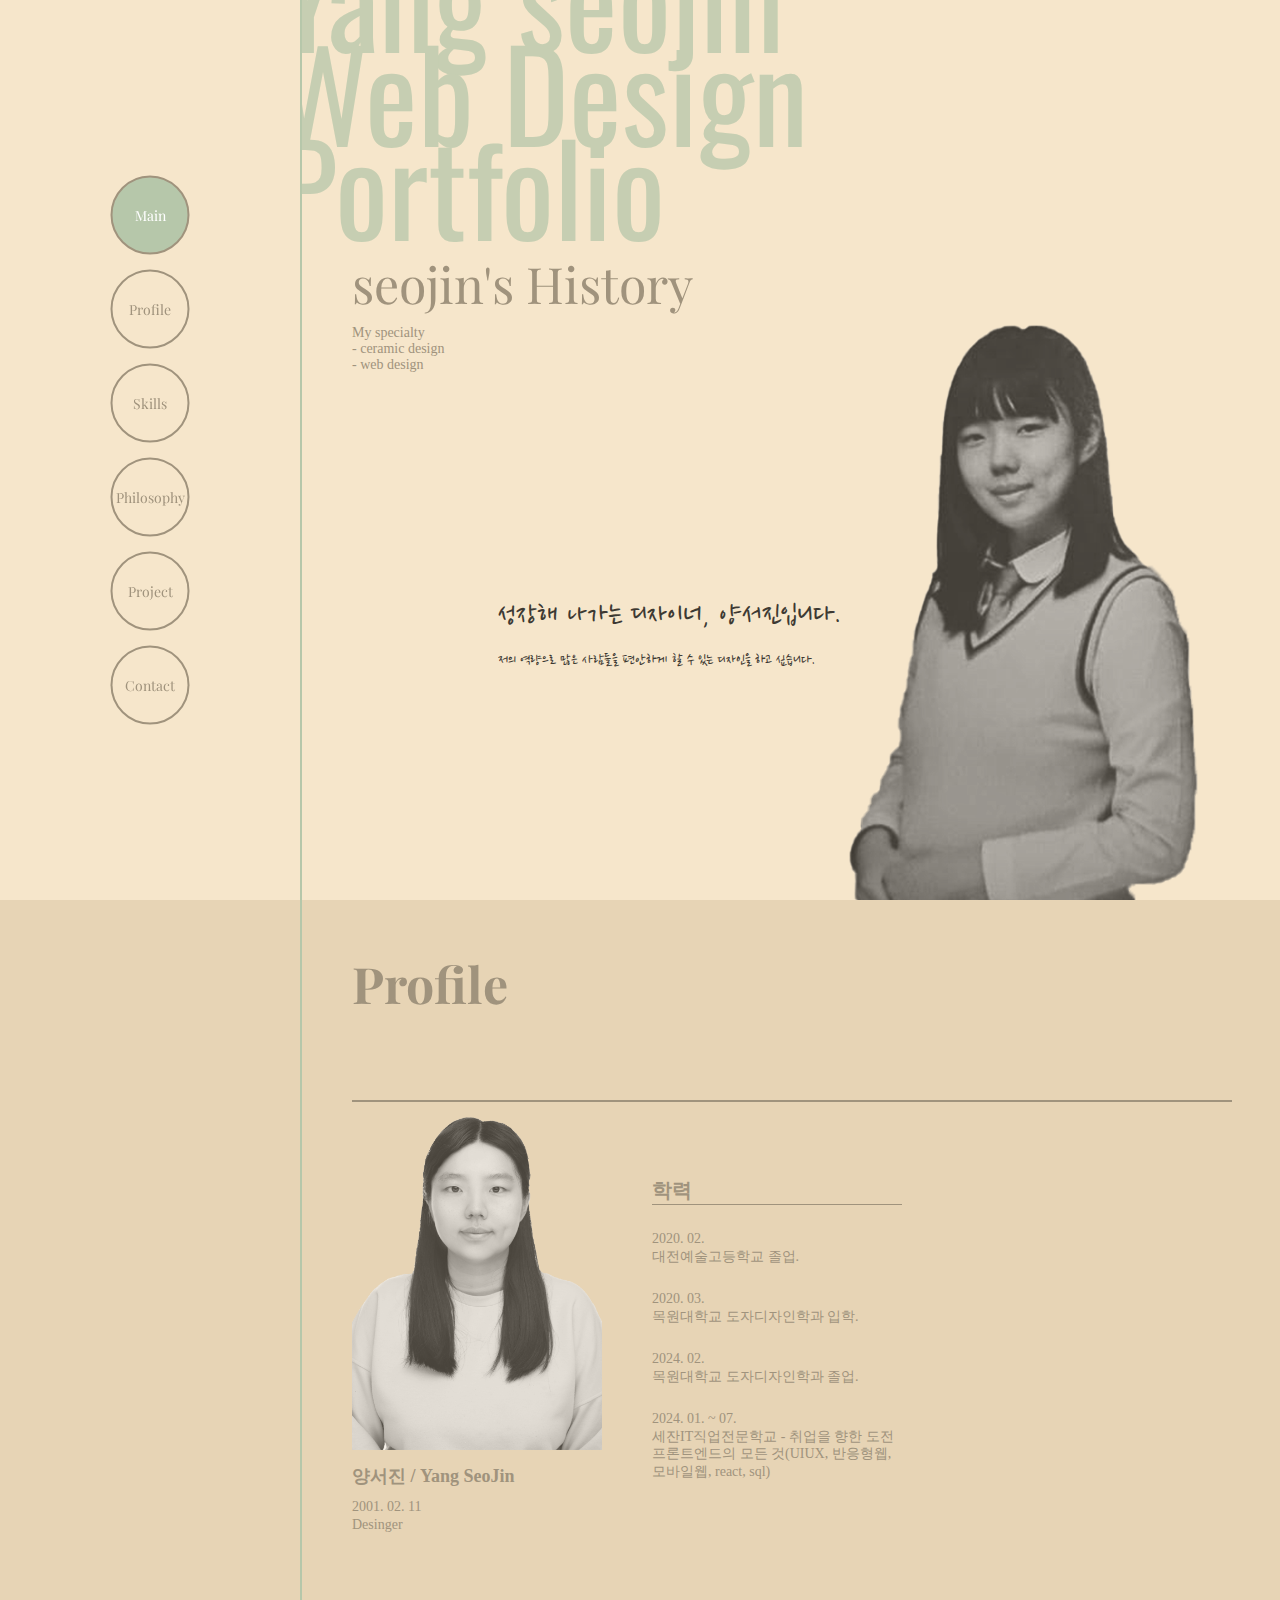
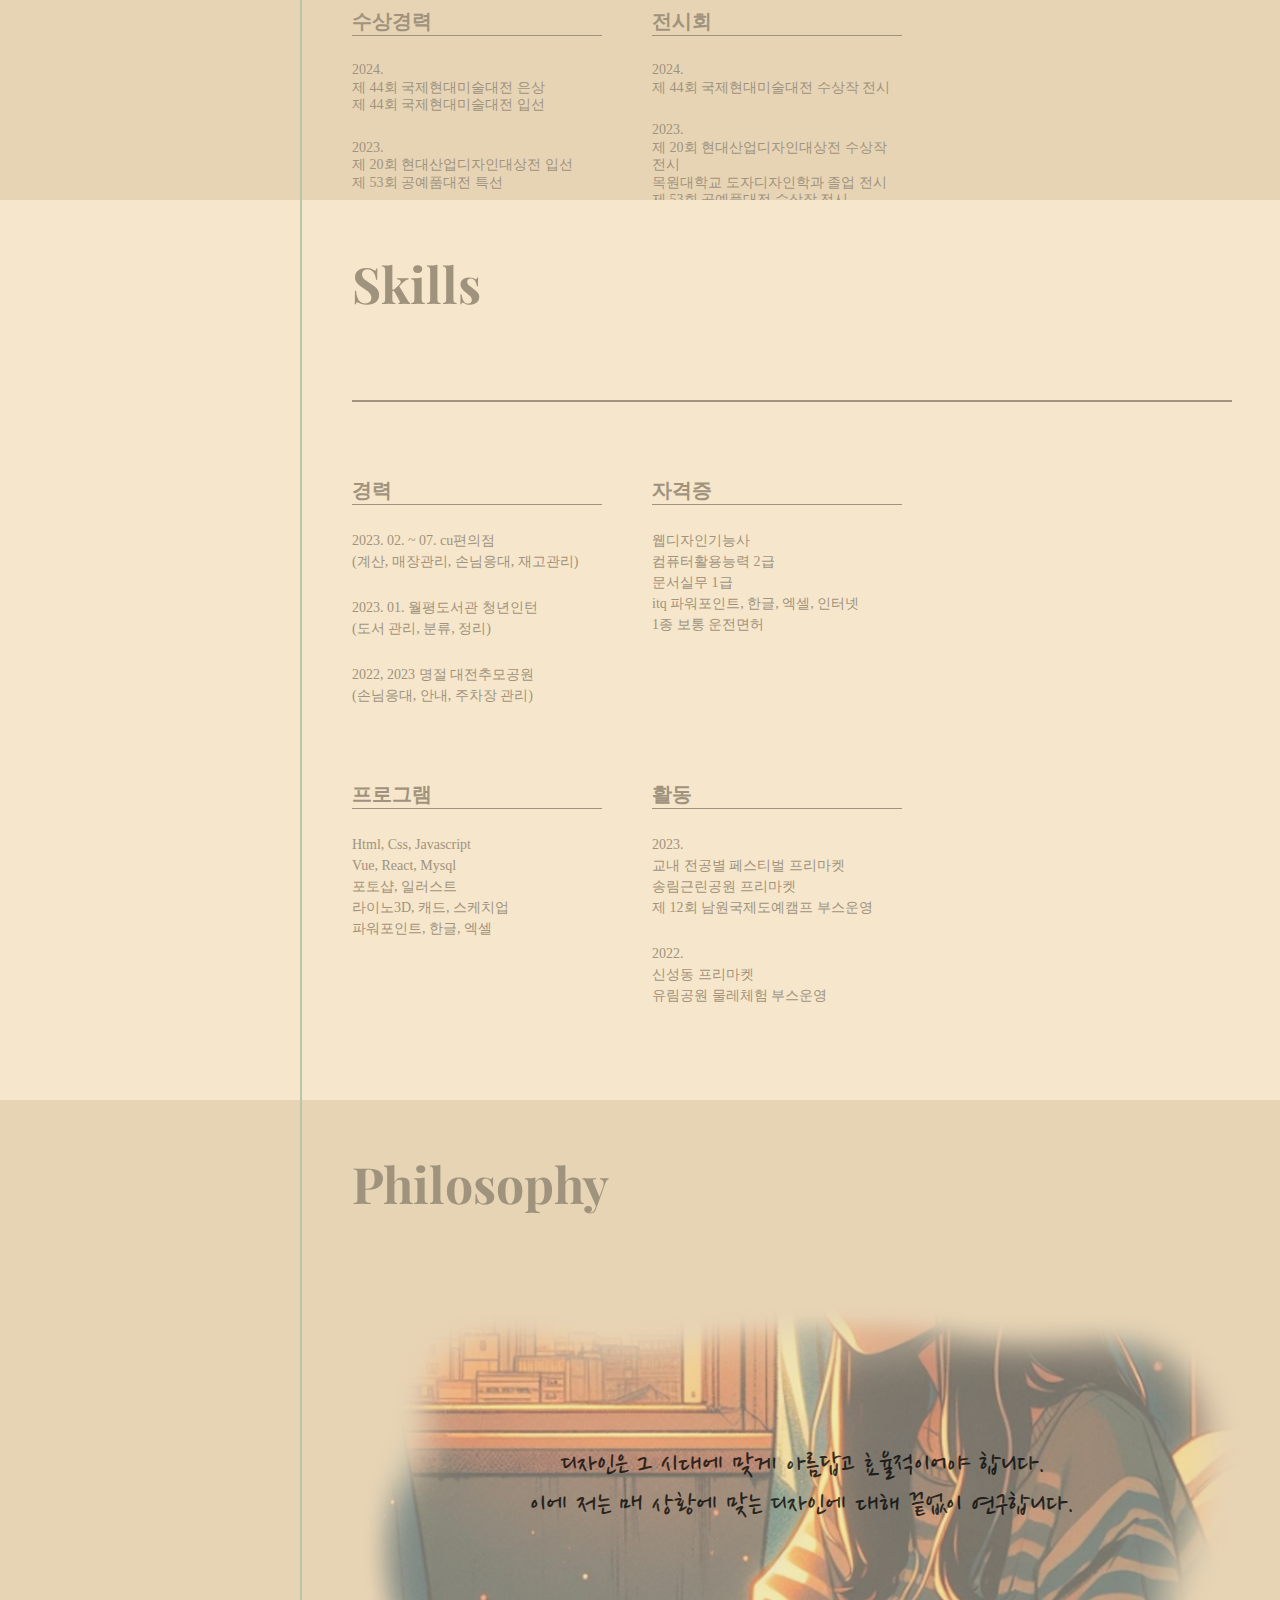
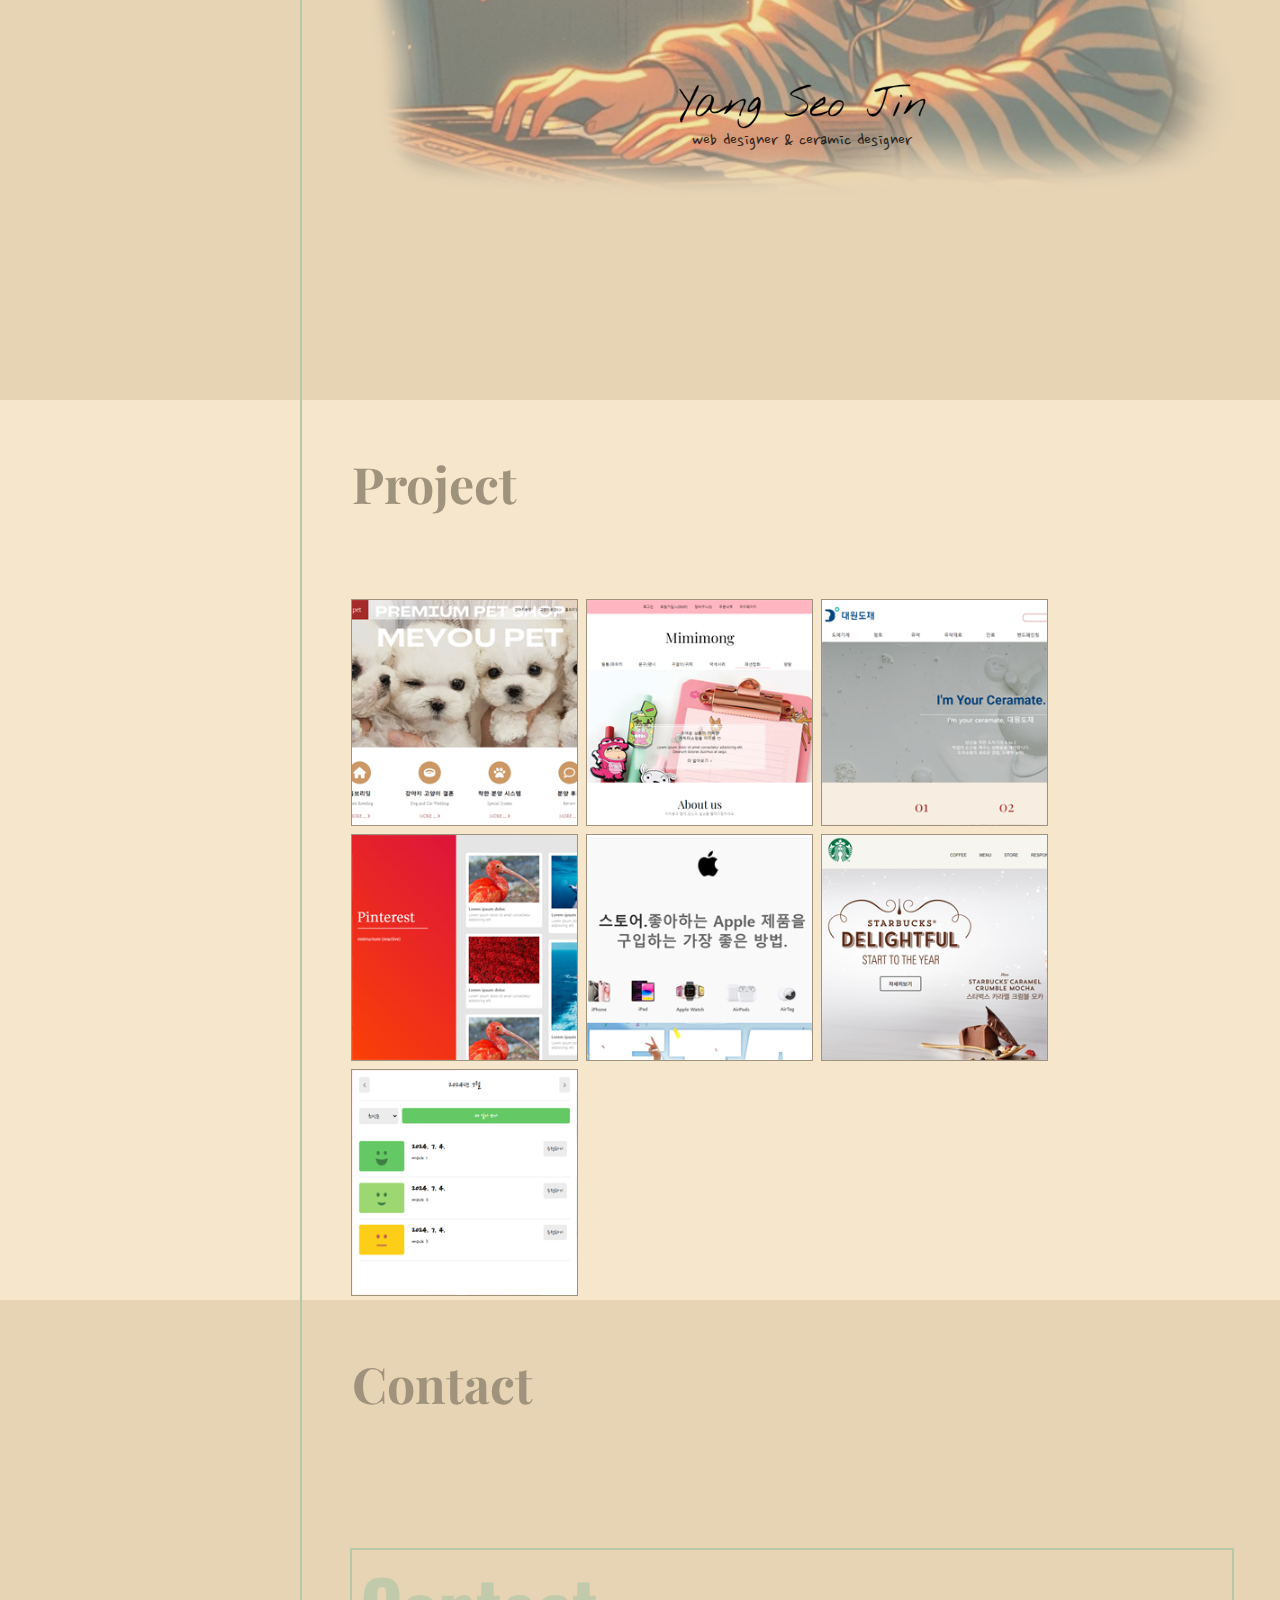
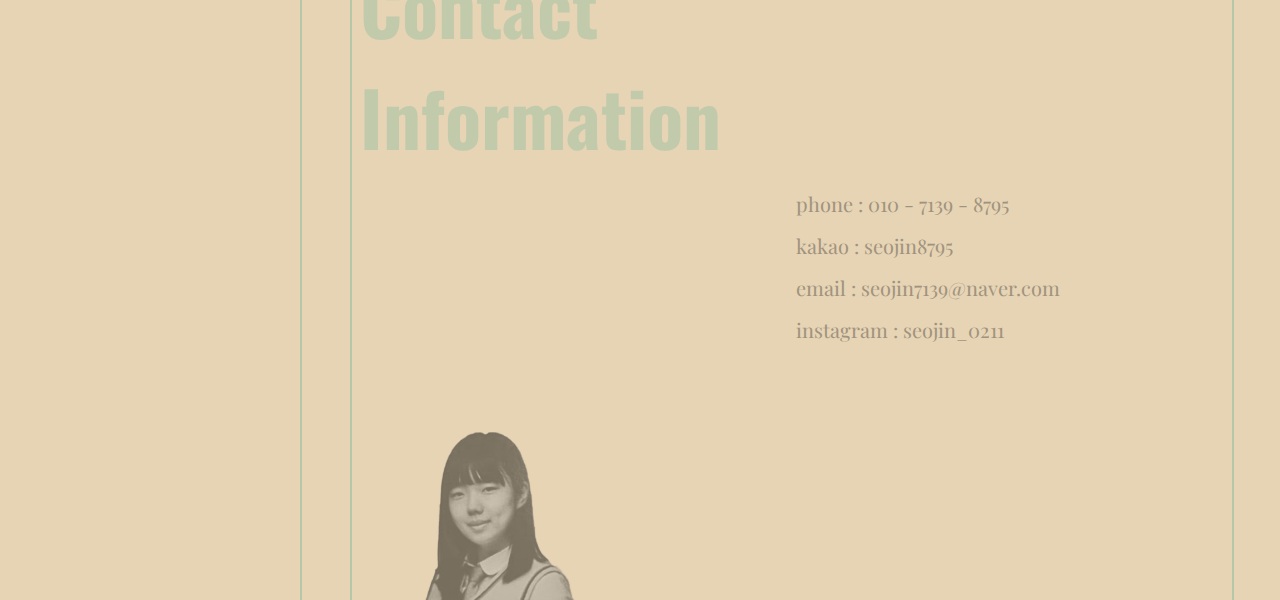
<file: index.html>
﻿<!DOCTYPE html>
<html lang="ko">
<head>
  <meta charset="UTF-8">
  <meta name="viewport" content="width=device-width, initial-scale=1.0">
	<title>Portfolio</title>
	<link rel="stylesheet" href="css/all.min.css">
	<link rel="stylesheet" href="css/style.css">
	<script src="js/jquery-2.1.1.min.js"></script>
	<script src="js/jquery-ui.min.js"></script>
	<script src="js/jquery.easing.1.3.js"></script>
	<script src="js/jquery.mousewheel.min.js"></script>
	<script src="js/custom.js"></script>
</head>
<body>
	<!-- 메뉴 -->
	<ul id="menu">
		<li class="on"><a href="#Main">Main</a></li>
		<li><a href="#Profile">Profile</a></li>
		<li><a href="#Skills">Skills</a></li>
		<li><a href="#Philosophy">Philosophy</a></li>
		<li><a href="#Project">Project</a></li>
		<li><a href="#Contact">Contact</a></li>
	</ul>

	<!-- 전체페이지 -->
	<div id="wrap">
		<!-- Main -->
		<section id="Main">
			<article>
				<div class="Main-green">Yang seojin<br>Web Design<br>Portfolio</div>
				<p>seojin's History</p>
				<ul class="specialty">
					<li>My specialty</li>
					<li>- ceramic design</li>
					<li>- web design</li>
				</ul>
				<div class="Main-text">성장해 나가는 디자이너, 양서진입니다.<br><span>저의 역량으로 많은 사람들을 편안하게 할 수 있는 디자인을 하고 싶습니다.</span></div>
				<img src="./images/seojin_main.png" alt="seojin">
			</article>
		</section>

		<!-- Profile -->
		<section id="Profile">
			<article>
				<h2>Profile</h2>
				<div class="Profile-wrap">
					<div class="Profile-img">
						<img src="./images/seojin_profile.png" alt="seojin">
						<div class="imgtext">
							<h3>양서진 / Yang SeoJin</h3>
							<p>2001. 02. 11</p>
							<p>Desinger</p>
						</div>
					</div>
					<div class="Profile-text">
						<h3>학력</h3>
						<p>2020. 02.<br>대전예술고등학교 졸업.</p>
						<p>2020. 03.<br>목원대학교 도자디자인학과 입학.</p>
						<p>2024. 02.<br>목원대학교 도자디자인학과 졸업.</p>
						<p>2024. 01. ~ 07.<br>세잔IT직업전문학교 - 취업을 향한 도전 프론트엔드의 모든 것(UIUX, 반응형웹, 모바일웹, react, sql)</p>
					</div>
					<div class="Profile-text">
						<h3>수상경력</h3>
						<p>2024.<br>제 44회 국제현대미술대전 은상<br>제 44회 국제현대미술대전 입선</p>
						<p>2023.<br>제 20회 현대산업디자인대상전 입선<br>제 53회 공예품대전 특선</p>
						<p>2022.<br>제 22회 대한민국여성미술대전 특선</p>
					</div>
					<div class="Profile-text">
						<h3>전시회</h3>
						<p>2024.<br>제 44회 국제현대미술대전 수상작 전시</p>
						<p>2023.<br>제 20회 현대산업디자인대상전 수상작 전시<br>목원대학교 도자디자인학과 졸업 전시<br>제 53회 공예품대전 수상작 전시</p>
						<p>2022.<br>제 22회 대한민국여성미술대전 입체 전시</p>
						<p>2018.<br>제 2회 평송청소년문화센터 학교예술교육박람회 우수 학생작 전시</p>
					</div>
				</div>
			</article>
		</section>

		<!-- Skills -->
		<section id="Skills">
			<article>
				<h2>Skills</h2>
				<div class="Skills-wrap">
					<div class="Skills-text">
						<h3>경력</h3>
						<p>2023. 02. ~ 07. cu편의점<br>(계산, 매장관리, 손님응대, 재고관리)</p>
						<p>2023. 01. 월평도서관 청년인턴<br>(도서 관리, 분류, 정리)</p>
						<p>2022, 2023 명절 대전추모공원<br>(손님응대, 안내, 주차장 관리)</p>
					</div>
					<div class="Skills-text">
						<h3>자격증</h3>
						<p>웹디자인기능사<br>컴퓨터활용능력 2급<br>문서실무 1급<br>itq 파워포인트, 한글, 엑셀, 인터넷<br>1종 보통 운전면허</p>
					</div>
					<div class="Skills-text">
						<h3>프로그램</h3>
						<p>Html, Css, Javascript<br>Vue, React, Mysql<br>포토샵, 일러스트<br>라이노3D, 캐드, 스케치업<br>파워포인트, 한글, 엑셀</p>
					</div>
					<div class="Skills-text">
						<h3>활동</h3>
						<p>2023.<br>교내 전공별 페스티벌 프리마켓<br>송림근린공원 프리마켓<br>제 12회 남원국제도예캠프 부스운영</p>
						<p>2022.<br>신성동 프리마켓<br>유림공원 물레체험 부스운영</p>
					</div>
				</div>
			</article>
		</section>

		<!-- Philosophy -->
		<section id="Philosophy">
			<article>
				<h2>Philosophy</h2>
				<div class="Philosophy-wrap">
					<p>디자인은 그 시대에 맞게 아름답고 효율적이어야 합니다.<br>이에 저는 매 상황에 맞는 디자인에 대해 끝없이 연구합니다.</p>
					<img src="./images/keyboardnew.png" alt="keyboard">
					<img src="./images/signatute.png" alt="signatute">
					<p>web designer & ceramic designer</p>
				</div>
			</article>
		</section>

		<!-- Project -->
		<section id="Project">
			<article>
				<h2>Project</h2>
				<div class="Project-wrap">
					<div class="Project1 myProject">
						<img src="./images/dreampuppy.png" alt="dreampuppy">
						<div class="myProject-contents">
							<p>Dreampuppy renewal<br>(reactive)</p>
							<button id="project1">바로가기</button>
						</div>
					</div>
					<div class="Project2 myProject">
						<img src="./images/mimimong.png" alt="mimimong">
						<div class="myProject-contents">
							<p>Mimimong.com renewal<br>(redesign)</p>
							<button id="project2">바로가기</button>
						</div>
					</div>
					<div class="Project3 myProject">
						<img src="./images/ceramate.png" alt="ceramate">
						<div class="myProject-contents">
							<p>Ceramate.co.kr renewal<br>(gsap)</p>
							<button id="project3">바로가기</button>
						</div>
					</div>
					<div class="Project4 myProject">
						<img src="./images/pinterest.png" alt="pinterest">
						<div class="myProject-contents">
							<p>Pinterest restructure<br>(reactive)</p>
							<button id="project4">바로가기</button>
						</div>
					</div>
					<div class="Project5 myProject">
						<img src="./images/apple.png" alt="apple">
						<div class="myProject-contents">
							<p>Apple.com renewal<br>(team Project)</p>
							<button id="project5">바로가기</button>
						</div>
					</div>
					<div class="Project6 myProject">
						<img src="./images/starbucks.png" alt="starbucks">
						<div class="myProject-contents">
							<p>Starbucks.co.kr<br>(clone coding)</p>
							<button id="project6">바로가기</button>
						</div>
					</div>
					<div class="Project7 myProject">
						<img src="./images/emotion.png" alt="emotion">
						<div class="myProject-contents">
							<p>Emotion diary<br>(react)</p>
							<button id="project7">바로가기</button>
						</div>
					</div>
					<!-- <div class="Project8 myProject"></div>
					<div class="Project9 myProject"></div>
					<div class="Project10 myProject"></div> -->
				</div>
			</article>
		</section>

		<!-- Contact -->
		<section id="Contact">
			<article>
				<h2>Contact</h2>
				<div class="Contact-wrap">
					<h3>Contact<br>Information</h3>
					<div class="Contact-text">
						<p>phone : 010 - 7139 - 8795</p>
						<p>kakao : seojin8795</p>
						<p>email : seojin7139@naver.com</p>
						<p>instagram : seojin_0211</p>
					</div>
					<img src="./images/seojin_main.png" alt="seojin">
				</div>
			</article>
		</section>
	</div>
</body>
</html>
</file>
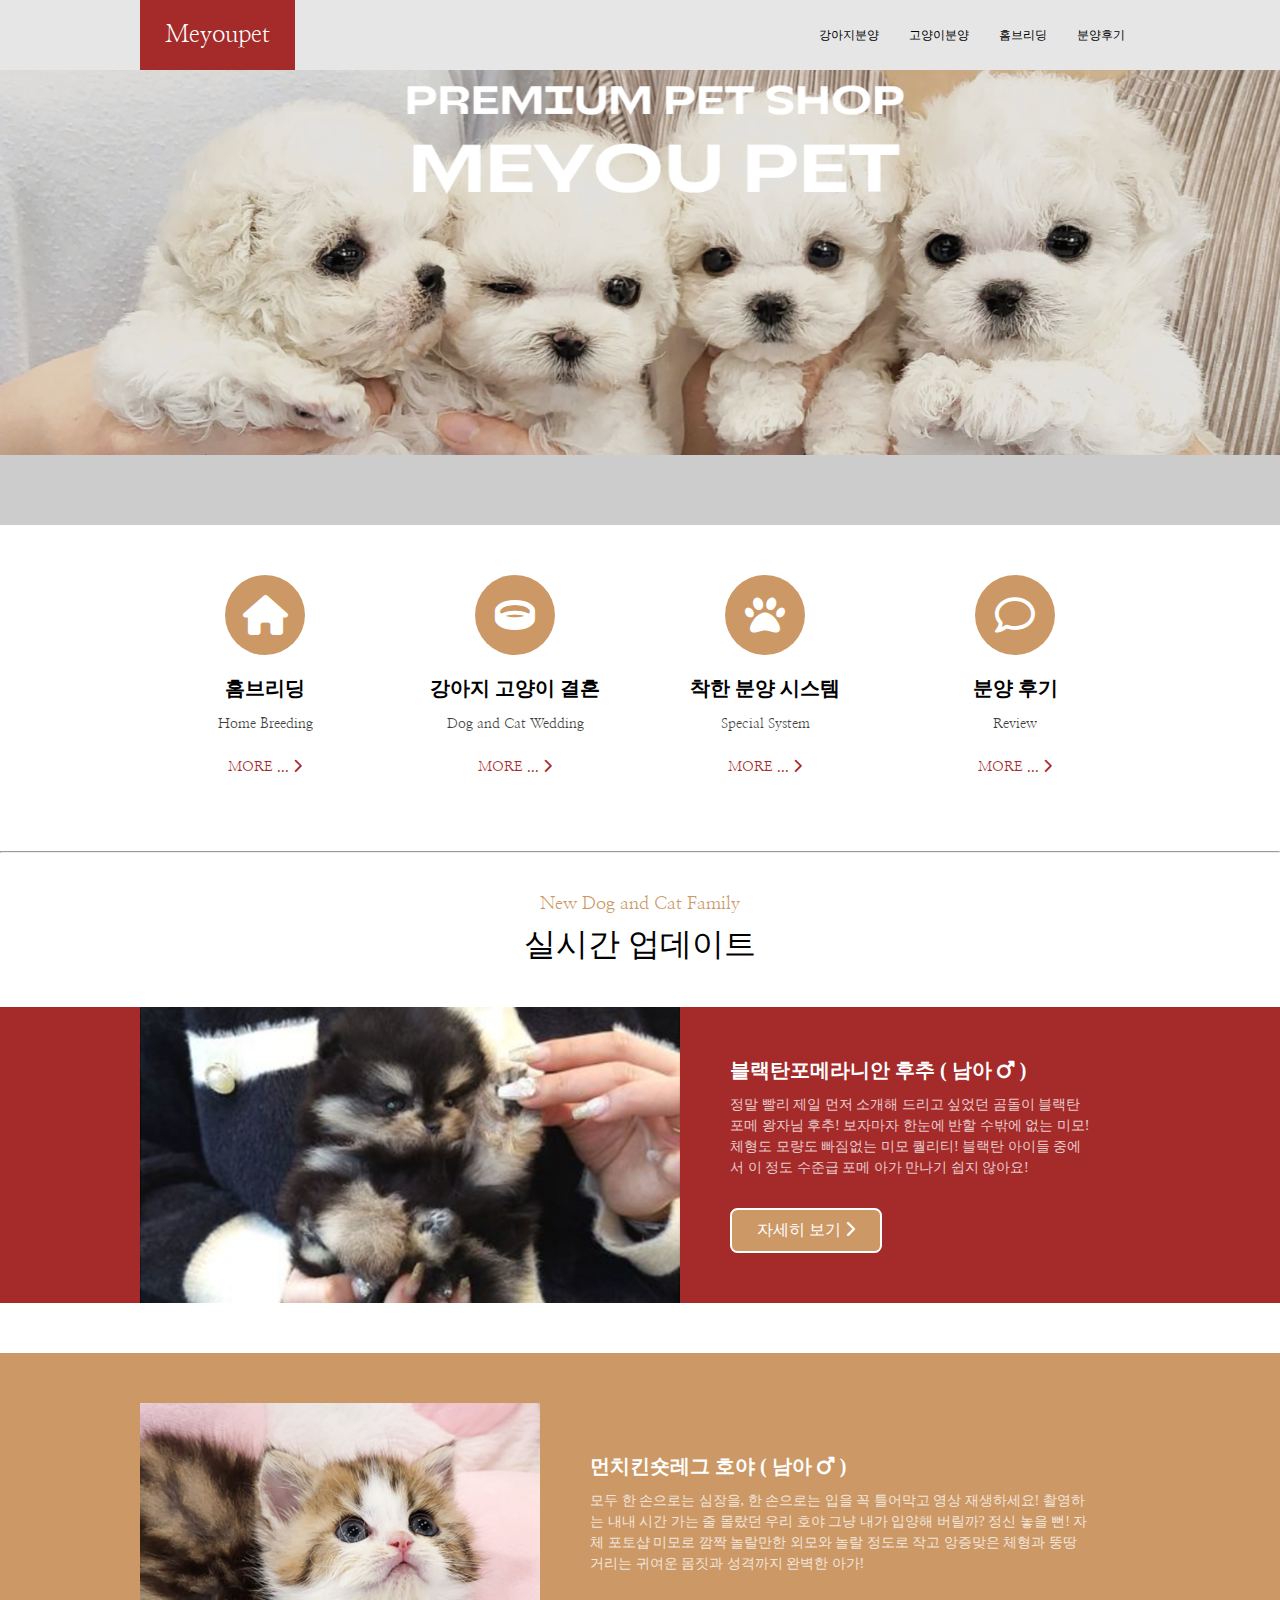
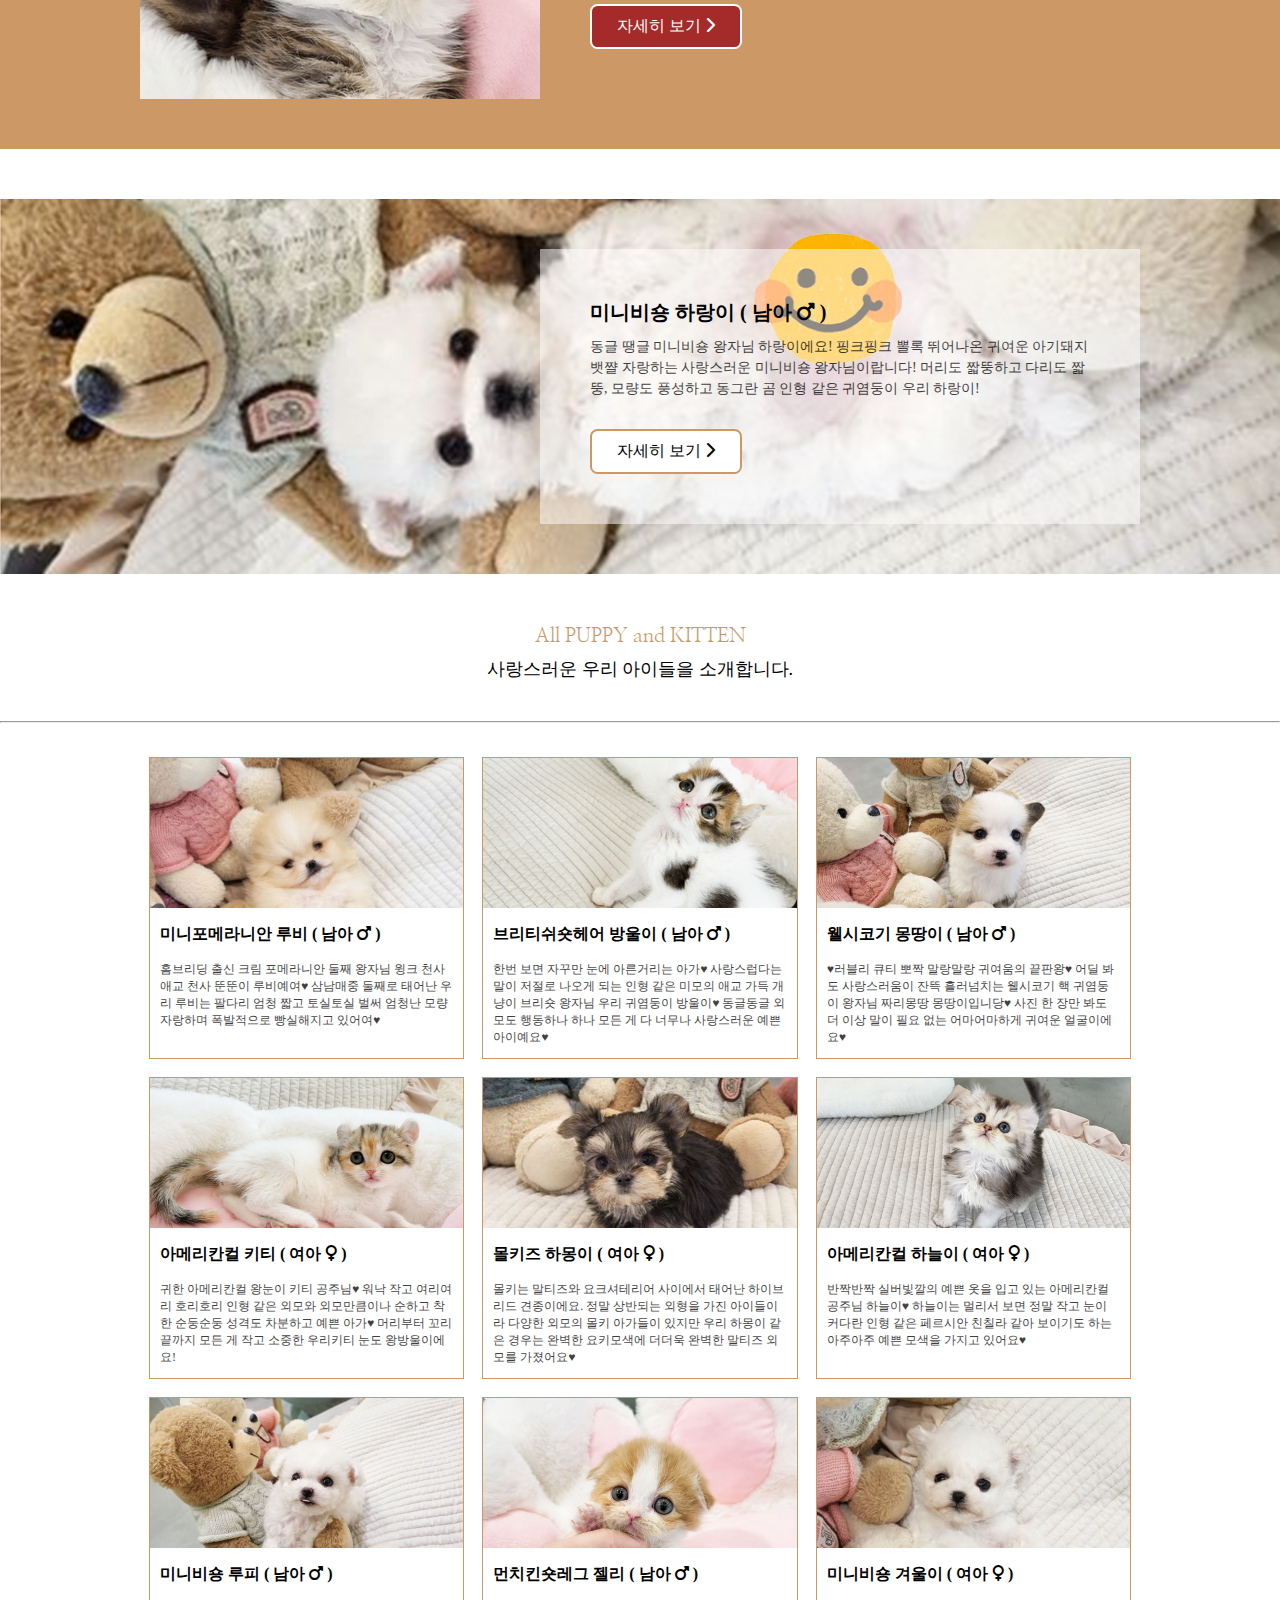
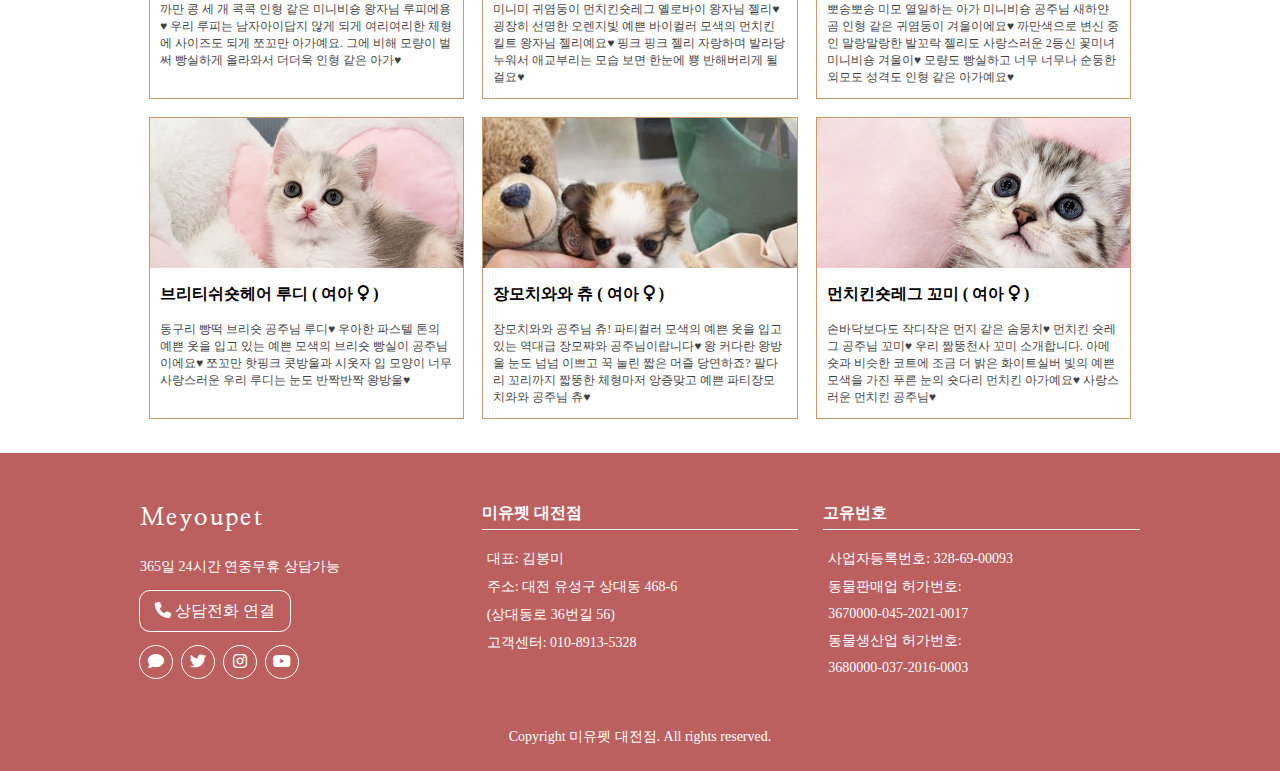
<file: dreampuppy/index.html>
<!DOCTYPE html>
<html lang="ko">
<head>
  <meta charset="UTF-8">
  <meta name="viewport" content="width=device-width, initial-scale=1.0">
  <title>dreampuppy</title>
  <link rel="stylesheet" href="./css/all.min.css">
  <link rel="stylesheet" href="./css/style.css">
  <script src="./javascript/jquery-1.12.3.js"></script>
  <script src="./javascript/script.js"></script>
</head>
<body>
  <header>
    <div class="container">
      <div class="container-small">
        <a href="#" class="logo">Meyoupet</a>
        <button type="button" class="bar-menu"><i class="fa-solid fa-bars"></i></button>
      </div>
      <nav class="main-menu">
        <ul>
          <li><a href="#">강아지분양</a></li>
          <li><a href="#">고양이분양</a></li>
          <li><a href="#">홈브리딩</a></li>
          <li><a href="#">분양후기</a></li>
        </ul>
      </nav>
    </div>
  </header>

  <section class="conA">
    <div class="conA-wrap"></div>
  </section>

  <section class="conB">
    <div class="conB-wrap">
      <div class="text">
        <i class="fa-solid fa-house icon"></i>
        <h2>홈브리딩</h2>
        <p>Home Breeding</p>
        <a href="#">MORE ... <i class="fa-solid fa-chevron-right"></i></a>
      </div>
      <div class="text">
        <i class="fa-solid fa-ring icon"></i>
        <h2>강아지 고양이 결혼</h2>
        <p>Dog and Cat Wedding</p>
        <a href="#">MORE ... <i class="fa-solid fa-chevron-right"></i></a>
      </div>
      <div class="text">
        <i class="fa-solid fa-paw icon"></i>
        <h2>착한 분양 시스템</h2>
        <p>Special System</p>
        <a href="#">MORE ... <i class="fa-solid fa-chevron-right"></i></a>
      </div>
      <div class="text">
        <i class="fa-regular fa-comment icon"></i>
        <h2>분양 후기</h2>
        <p>Review</p>
        <a href="#">MORE ... <i class="fa-solid fa-chevron-right"></i></a>
      </div>
    </div>
  </section>

  <hr>

  <section class="main-text1">
    <p>New Dog and Cat Family</p>
    <p>실시간 업데이트</p>
  </section>

  <section class="conC">
    <div class="conC-wrap">
      <div class="photo"></div>
      <div class="text">
        <h2>블랙탄포메라니안 후추 ( 남아 <i class="fa-solid fa-mars"></i> )</h2>
        <p>정말 빨리 제일 먼저 소개해 드리고 싶었던 곰돌이 블랙탄 포메 왕자님 후추! 보자마자 한눈에 반할 수밖에 없는 미모! 체형도 모량도 빠짐없는 미모 퀄리티! 블랙탄 아이들 중에서 이 정도 수준급 포메 아가 만나기 쉽지 않아요!</p>
        <a href="#">자세히 보기 <i class="fa-solid fa-chevron-right"></i></a>
      </div>
    </div>
  </section>

  <section class="conD">
    <div class="conD-wrap">
      <div class="photo"></div>
      <div class="text">
        <h2>먼치킨숏레그 호야 ( 남아 <i class="fa-solid fa-mars"></i> )</h2>
        <p>모두 한 손으로는 심장을, 한 손으로는 입을 꼭 틀어막고 영상 재생하세요! 촬영하는 내내 시간 가는 줄 몰랐던 우리 호야 그냥 내가 입양해 버릴까? 정신 놓을 뻔! 자체 포토샵 미모로 깜짝 놀랄만한 외모와 놀랄 정도로 작고 앙증맞은 체형과 뚱땅거리는 귀여운 몸짓과 성격까지 완벽한 아가!</p>
        <a href="#">자세히 보기 <i class="fa-solid fa-chevron-right"></i></a>
      </div>
    </div>
  </section>

  <section class="conE">
    <div class="conE-wrap">
      <div class="photo"></div>
      <div class="text">
        <h2>미니비숑 하랑이 ( 남아 <i class="fa-solid fa-mars"></i> )</h2>
        <p>동글 땡글 미니비숑 왕자님 하랑이에요! 핑크핑크 뽈록 뛰어나온 귀여운 아기돼지 뱃쨜 자랑하는 사랑스러운 미니비숑 왕자님이랍니다! 머리도 짧뚱하고 다리도 짧뚱, 모량도 풍성하고 동그란 곰 인형 같은 귀염둥이 우리 하랑이!</p>
        <a href="#">자세히 보기 <i class="fa-solid fa-chevron-right"></i></a>
      </div>
    </div>
  </section>
  
  <section class="main-text2">
    <p>All PUPPY and KITTEN</p>
    <p>사랑스러운 우리 아이들을 소개합니다.</p>
  </section>
  
  <hr>

  <section class="list">
    <div class="list-wrap">
      <article>
        <a href="#">
          <div class="photo" style="background-image: url(./images/dog1.png);"></div>
          <div class="text">
            <h2>미니포메라니안 루비 ( 남아 <i class="fa-solid fa-mars"></i> )</h2>
            <p>홈브리딩 출신 크림 포메라니안 둘째 왕자님 윙크 천사 애교 천사 뚠뚠이 루비예여♥ 삼남매중 둘째로 태어난 우리 루비는 팔다리 엄청 짧고 토실토실 벌써 엄청난 모량 자랑하며 폭발적으로 빵실해지고 있어여♥</p>
          </div>
        </a>
      </article>
      <article>
        <a href="#">
          <div class="photo" style="background-image: url(./images/cat1.png);"></div>
          <div class="text">
            <h2>브리티쉬숏헤어 방울이 ( 남아 <i class="fa-solid fa-mars"></i> )</h2>
            <p>한번 보면 자꾸만 눈에 아른거리는 아가♥ 사랑스럽다는 말이 저절로 나오게 되는 인형 같은 미모의 애교 가득 개냥이 브리숏 왕자님 우리 귀염둥이 방울이♥ 동글동글 외모도 행동하나 하나 모든 게 다 너무나 사랑스러운 예쁜 아이예요♥</p>
          </div>
        </a>
      </article>
      <article>
        <a href="#">
          <div class="photo" style="background-image: url(./images/dog2.png);"></div>
          <div class="text">
            <h2>웰시코기 몽땅이 ( 남아 <i class="fa-solid fa-mars"></i> )</h2>
            <p>♥러블리 큐티 뽀짝 말랑말랑 귀여움의 끝판왕♥ 어딜 봐도 사랑스러움이 잔뜩 흘러넘치는 웰시코기 핵 귀염둥이 왕자님 짜리몽땅 몽땅이입니당♥ 사진 한 장만 봐도 더 이상 말이 필요 없는 어마어마하게 귀여운 얼굴이에요♥</p>
          </div>
        </a>
      </article>
      <article>
        <a href="#">
          <div class="photo" style="background-image: url(./images/cat2.png);"></div>
          <div class="text">
            <h2>아메리칸컬 키티 ( 여아 <i class="fa-solid fa-venus"></i> )</h2>
            <p>귀한 아메리칸컬 왕눈이 키티 공주님♥ 워낙 작고 여리여리 호리호리 인형 같은 외모와 외모만큼이나 순하고 착한 순둥순둥 성격도 차분하고 예쁜 아가♥ 머리부터 꼬리 끝까지 모든 게 작고 소중한 우리키티 눈도 왕방울이에요!</p>
          </div>
        </a>
      </article>
      <article>
        <a href="#">
          <div class="photo" style="background-image: url(./images/dog3.png);"></div>
          <div class="text">
            <h2>몰키즈 하몽이 ( 여아 <i class="fa-solid fa-venus"></i> )</h2>
            <p>몰키는 말티즈와 요크셔테리어 사이에서 태어난 하이브리드 견종이에요. 정말 상반되는 외형을 가진 아이들이라 다양한 외모의 몰키 아가들이 있지만 우리 하몽이 같은 경우는 완벽한 요키모색에 더더욱 완벽한 말티즈 외모를 가졌어요♥</p>
          </div>
        </a>
      </article>
      <article>
        <a href="#">
          <div class="photo" style="background-image: url(./images/cat3.png);"></div>
          <div class="text">
            <h2>아메리칸컬 하늘이 ( 여아 <i class="fa-solid fa-venus"></i> )</h2>
            <p>반짝반짝 실버빛깔의 예쁜 옷을 입고 있는 아메리칸컬 공주님 하늘이♥ 하늘이는 멀리서 보면 정말 작고 눈이 커다란 인형 같은 페르시안 친칠라 같아 보이기도 하는 아주아주 예쁜 모색을 가지고 있어요♥</p>
          </div>
        </a>
      </article>
      <article>
        <a href="#">
          <div class="photo" style="background-image: url(./images/dog4.png);"></div>
          <div class="text">
            <h2>미니비숑 루피 ( 남아 <i class="fa-solid fa-mars"></i> )</h2>
            <p>까만 콩 세 개 콕콕 인형 같은 미니비숑 왕자님 루피에용♥ 우리 루피는 남자아이답지 않게 되게 여리여리한 체형에 사이즈도 되게 쪼꼬만 아가예요. 그에 비해 모량이 벌써 빵실하게 올라와서 더더욱 인형 같은 아가♥</p>
          </div>
        </a>
      </article>
      <article>
        <a href="#">
          <div class="photo" style="background-image: url(./images/cat4.png);"></div>
          <div class="text">
            <h2>먼치킨숏레그 젤리 ( 남아 <i class="fa-solid fa-mars"></i> )</h2>
            <p>미니미 귀염둥이 먼치킨숏레그 옐로바이 왕자님 젤리♥ 굉장히 선명한 오렌지빛 예쁜 바이컬러 모색의 먼치킨 킬트 왕자님 젤리예요♥ 핑크 핑크 젤리 자랑하며 발라당 누워서 애교부리는 모습 보면 한눈에 뿅 반해버리게 될걸요♥</p>
          </div>
        </a>
      </article>
      <article>
        <a href="#">
          <div class="photo" style="background-image: url(./images/dog5.png);"></div>
          <div class="text">
            <h2>미니비숑 겨울이 ( 여아 <i class="fa-solid fa-venus"></i> )</h2>
            <p>뽀송뽀송 미모 열일하는 아가 미니비숑 공주님 새하얀 곰 인형 같은 귀염둥이 겨울이에요♥ 까만색으로 변신 중인 말랑말랑한 발꼬락 젤리도 사랑스러운 2등신 꽃미녀 미니비숑 겨울이♥ 모량도 빵실하고 너무 너무나 순둥한 외모도 성격도 인형 같은 아가예요♥</p>
          </div>
        </a>
      </article>
      <article>
        <a href="#">
          <div class="photo" style="background-image: url(./images/cat5.png);"></div>
          <div class="text">
            <h2>브리티쉬숏헤어 루디 ( 여아 <i class="fa-solid fa-venus"></i> )</h2>
            <p>동구리 빵떡 브리숏 공주님 루디♥ 우아한 파스텔 톤의 예쁜 옷을 입고 있는 예쁜 모색의 브리숏 빵실이 공주님이에요♥ 쪼꼬만 핫핑크 콧방울과 시옷자 입 모양이 너무 사랑스러운 우리 루디는 눈도 반짝반짝 왕방울♥</p>
          </div>
        </a>
      </article>
      <article>
        <a href="#">
          <div class="photo" style="background-image: url(./images/dog6.png);"></div>
          <div class="text">
            <h2>장모치와와 츄 ( 여아 <i class="fa-solid fa-venus"></i> )</h2>
            <p>장모치와와 공주님 츄! 파티컬러 모색의 예쁜 옷을 입고 있는 역대급 장모쨔와 공주님이랍니다♥ 왕 커다란 왕방울 눈도 넘넘 이쁘고 꾹 눌린 짧은 머즐 당연하죠? 팔다리 꼬리까지 짧뚱한 체형마저 앙증맞고 예쁜 파티장모치와와 공주님 츄♥</p>
          </div>
        </a>
      </article>
      <article>
        <a href="#">
          <div class="photo" style="background-image: url(./images/cat6.png);"></div>
          <div class="text">
            <h2>먼치킨숏레그 꼬미 ( 여아 <i class="fa-solid fa-venus"></i> )</h2>
            <p>손바닥보다도 작디작은 먼지 같은 솜뭉치♥ 먼치킨 숏레그 공주님 꼬미♥ 우리 짦뚱천사 꼬미 소개합니다. 아메숏과 비슷한 코트에 조금 더 밝은 화이트실버 빛의 예쁜 모색을 가진 푸른 눈의 숏다리 먼치킨 아가예요♥ 사랑스러운 먼치킨 공주님♥</p>
          </div>
        </a>
      </article>
    </div>
  </section>

  <footer>
    <div class="footer-wrap">
      <div class="footA">
        <h2>Meyoupet</h2>
        <p>365일 24시간 연중무휴 상담가능</p>
        <a href="#"><i class="fa-solid fa-phone"></i> 상담전화 연결</a>
        <nav class="footer-menu">
          <ul>
            <li><a href="#"><i class="fa-solid fa-comment"></i></a></li>
            <li><a href="#"><i class="fa-brands fa-twitter"></i></a></li>
            <li><a href="#"><i class="fa-brands fa-instagram"></i></a></li>
            <li><a href="#"><i class="fa-brands fa-youtube"></i></a></li>
          </ul>
        </nav>
      </div>
      <div class="footB middle">
        <h3>미유펫 대전점</h3>
        <p>대표: 김봉미</p>
        <p>주소: 대전 유성구 상대동 468-6</p>
        <p>(상대동로 36번길 56)</p>
        <p>고객센터: 010-8913-5328</p>
      </div>
      <div class="footB">
        <h3>고유번호</h3>
        <p>사업자등록번호: 328-69-00093</p>
        <p>동물판매업 허가번호:</p>
        <p>3670000-045-2021-0017</p>
        <p>동물생산업 허가번호:</p>
        <p>3680000-037-2016-0003</p>
      </div>
    </div>
    <div class="footer-last">
      <p>Copyright 미유펫 대전점. All rights reserved.</p>
    </div>
  </footer>
</body>
</html>
</file>
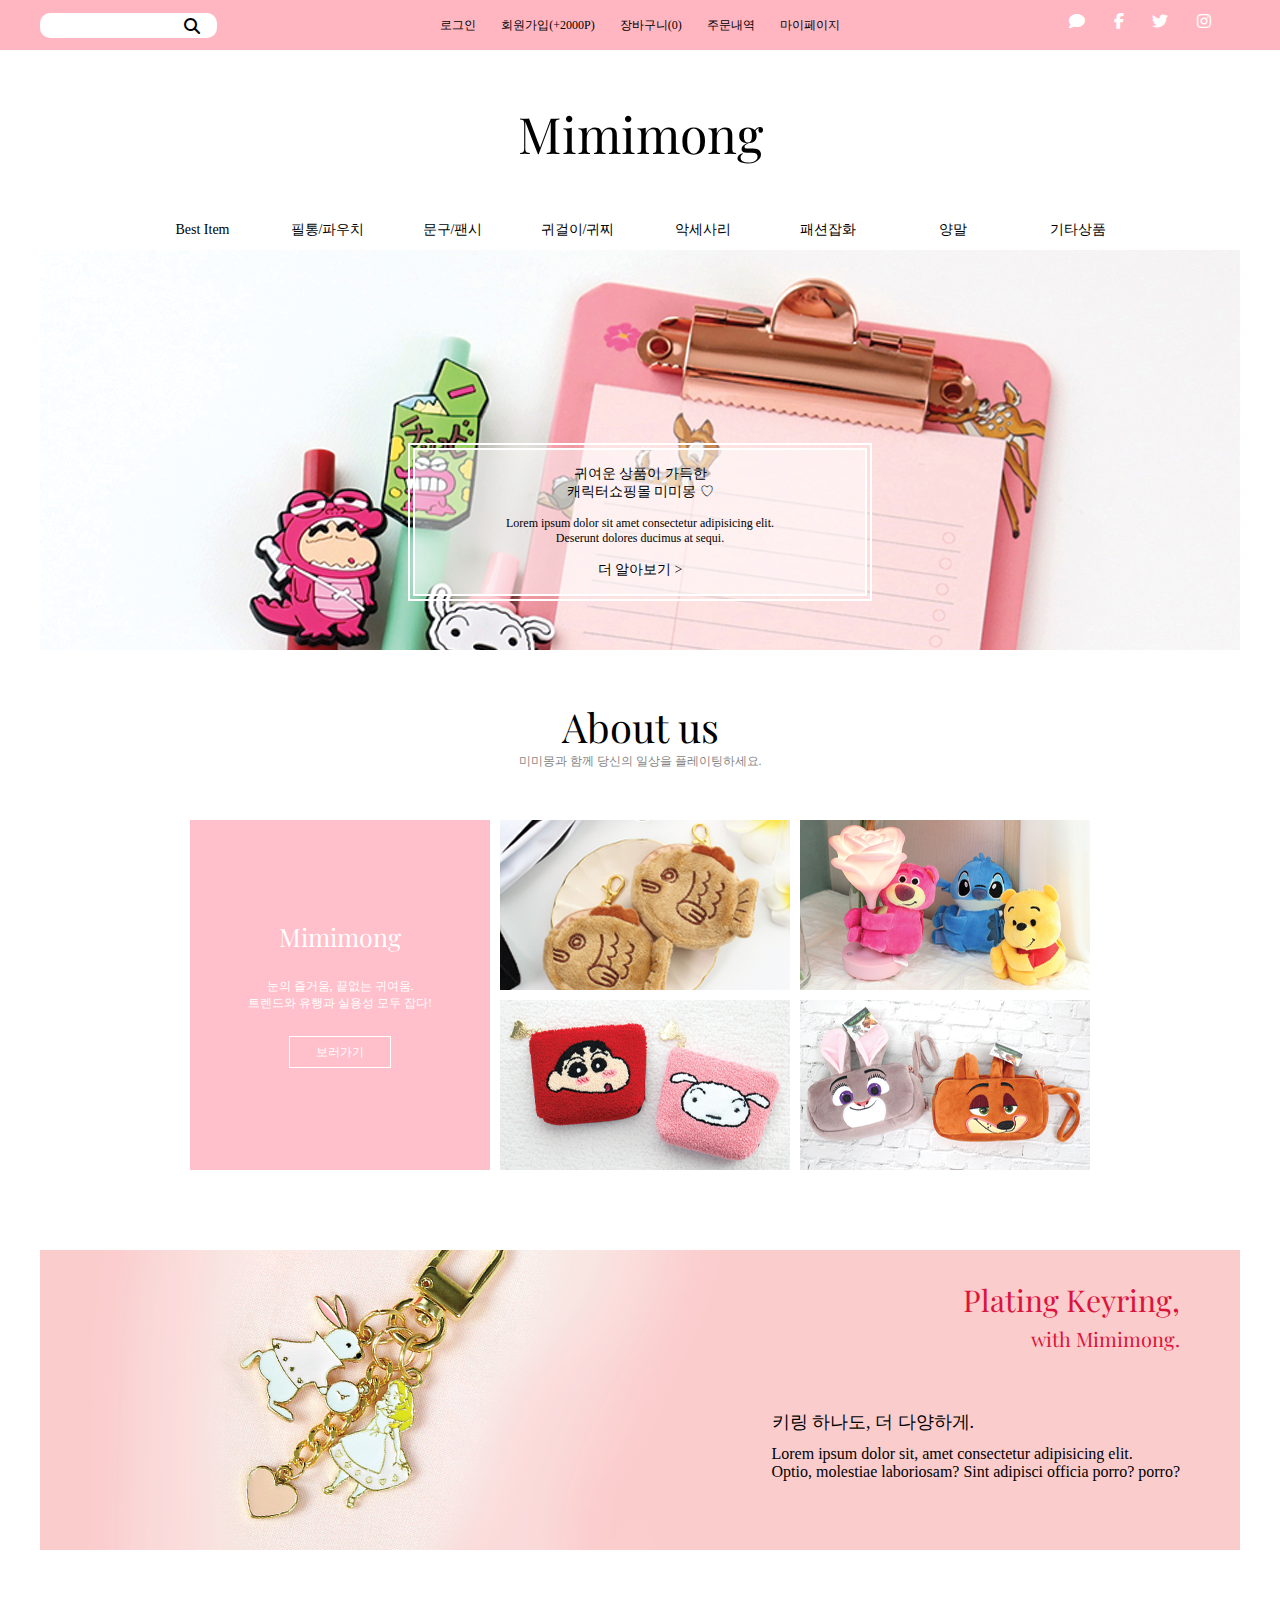
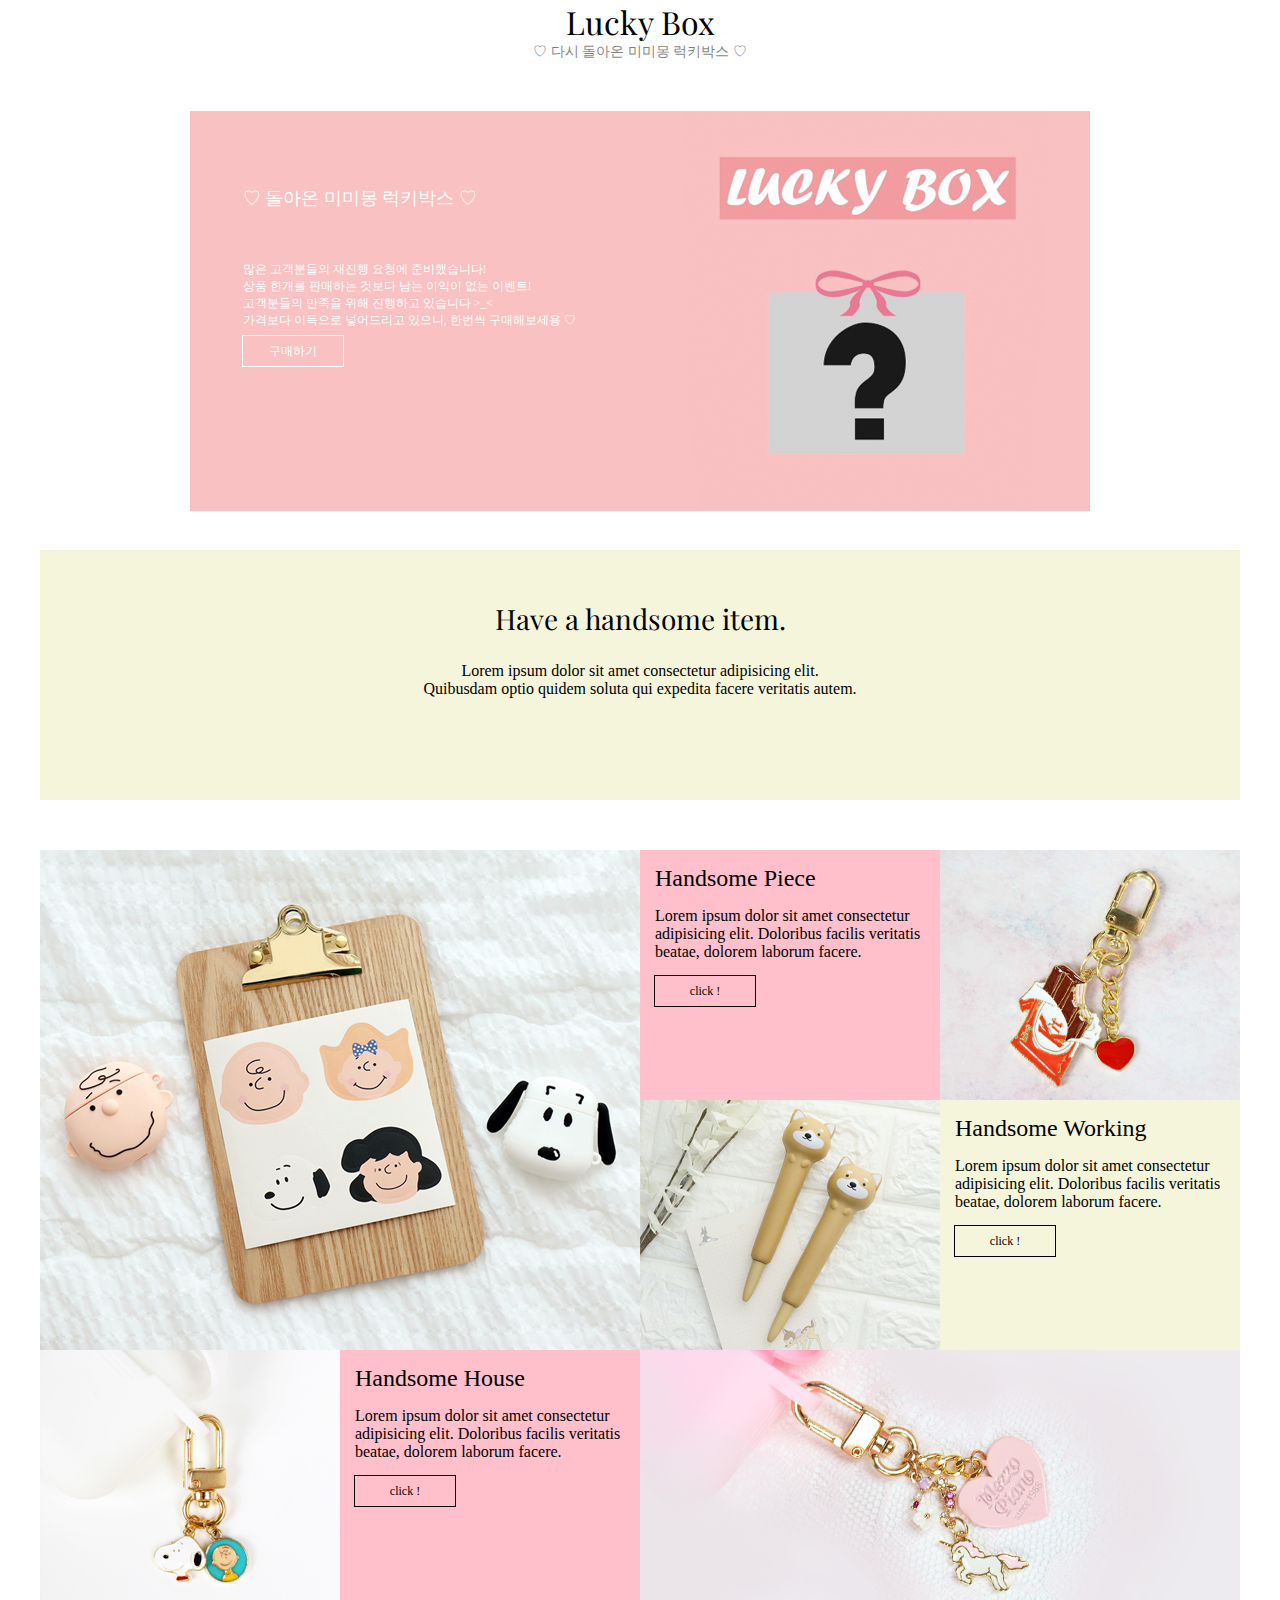
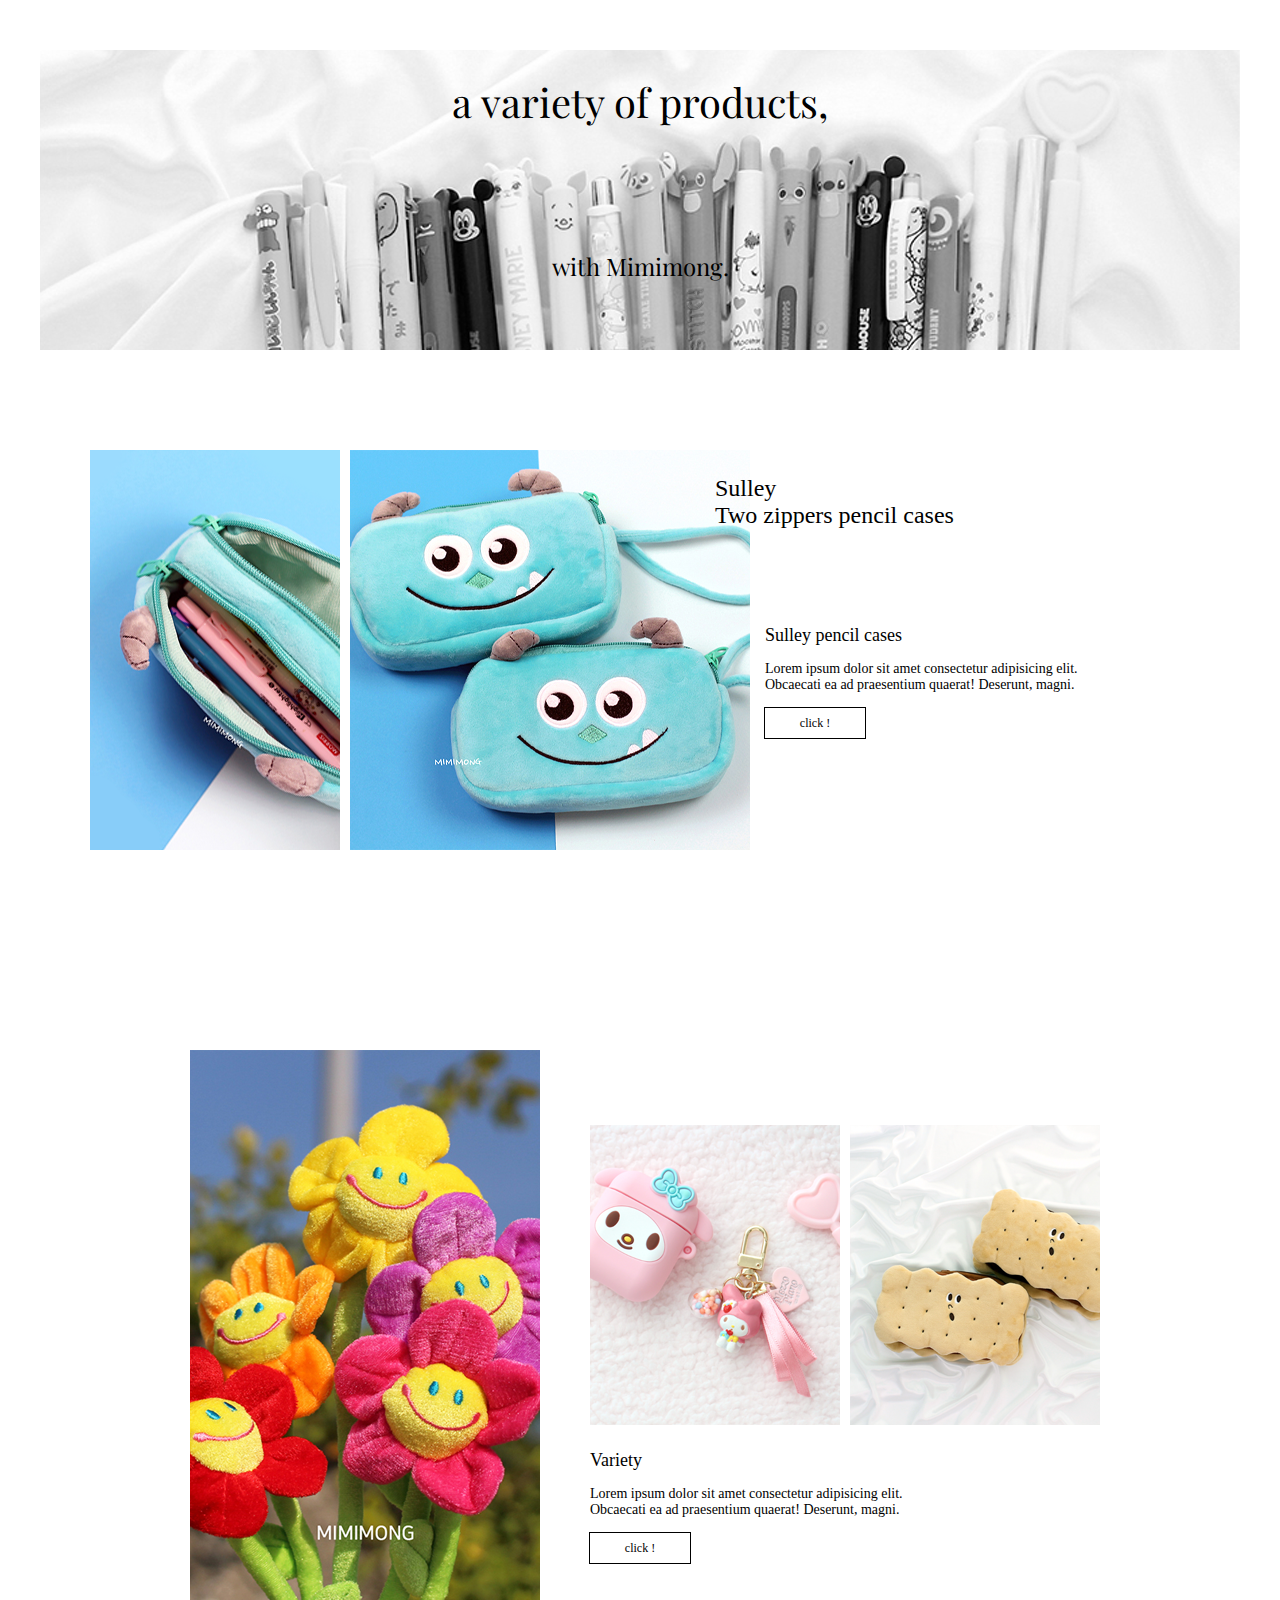
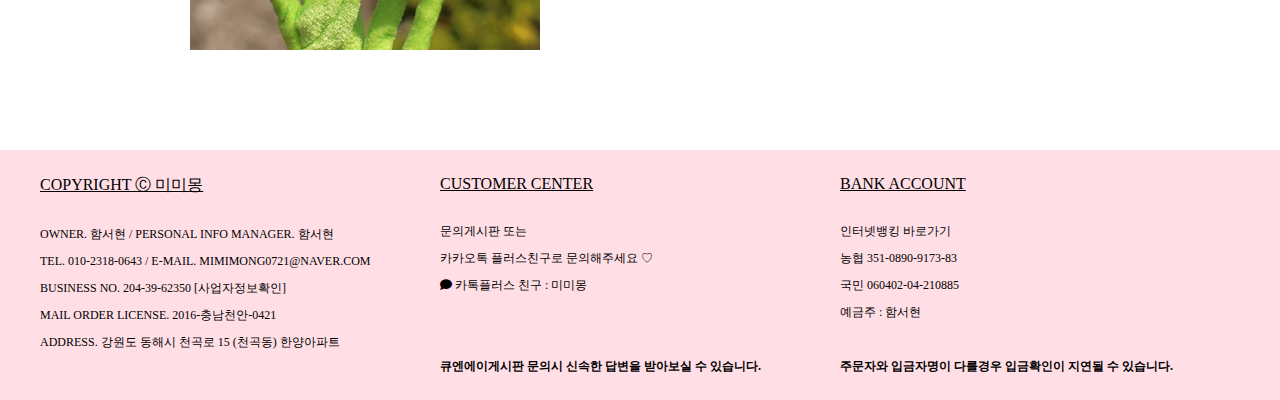
<file: Mimimong/index.html>
<!DOCTYPE html>
<html lang="ko">
<head>
  <meta charset="UTF-8">
  <meta name="viewport" content="width=device-width, initial-scale=1.0">
  <title>Mimimong</title>
  <link rel="stylesheet" href="./css/all.min.css">
  <link rel="stylesheet" href="./css/style.css">
  <script src="./javascript/jquery-1.12.3.js"></script>
  <script src="./javascript/script.js"></script>
  <script></script>
</head>
<body>
  <div class="top">
    <div class="inner">
      <div class="glass">
        <input type="text"><i class="fa-solid fa-magnifying-glass"></i>
      </div>
      <div class="topother">
        <ul>
          <li><a href="#">로그인</a></li>
          <li><a href="#">회원가입(+2000P)</a></li>
          <li><a href="#">장바구니(0)</a></li>
          <li><a href="#">주문내역</a></li>
          <li><a href="#">마이페이지</a></li>
        </ul>
      </div>
      <div class="icon">
        <ul>
          <li><a href="#"><i class="fa-solid fa-comment"></i></a></li>
          <li><a href="#"><i class="fa-brands fa-facebook-f"></i></a></li>
          <li><a href="#"><i class="fa-brands fa-twitter"></i></a></li>
          <li><a href="#"><i class="fa-brands fa-instagram"></i></a></li>
        </ul>
      </div>
    </div>
  </div>

  <header>
    <div class="inner">
      <p>Mimimong</p>
      <div class="other">
        <ul class="mainmenu">
          <li><a href="#">Best Item</a></li>
          <li><a href="#">필통/파우치</a>
            <ul class="submenu">
              <li><a href="#">필통</a></li>
              <li><a href="#">파우치</a></li>
            </ul>
          </li>
          <li><a href="#">문구/팬시</a>
            <ul class="submenu">
              <li><a href="#">필기류</a></li>
              <li><a href="#">문구류</a></li>
            </ul>
          </li>
          <li><a href="#">귀걸이/귀찌</a>
            <ul class="submenu">
              <li><a href="#">귀걸이</a></li>
              <li><a href="#">귀찌</a></li>
            </ul>
          </li>
          <li><a href="#">악세사리</a>
            <ul class="submenu">
              <li><a href="#">에어팟 키링</a></li>
              <li><a href="#">에어팟 케이스</a></li>
              <li><a href="#">헤어핀</a></li>
              <li><a href="#">기타</a></li>
            </ul>
          </li>
          <li><a href="#">패션잡화</a>
            <ul class="submenu">
              <li><a href="#">담요</a></li>
              <li><a href="#">지갑/동전지갑</a></li>
              <li><a href="#">가방</a></li>
              <li><a href="#">장갑/슬리퍼</a></li>
              <li class="small"><a href="#">수면안대/세안밴드</a></li>
            </ul>
          </li>
          <li><a href="#">양말</a>
            <ul class="submenu">
              <li><a href="#">양말</a></li>
              <li><a href="#">수면양말</a></li>
            </ul>
          </li>
          <li><a href="#">기타상품</a>
            <ul class="submenu">
              <li><a href="#">생활소품</a></li>
              <li><a href="#">거울</a></li>
              <li><a href="#">폰케이스</a></li>
              <li><a href="#">인형/가방고리</a></li>
              <li><a href="#">목걸이 파우치</a></li>
              <li><a href="#">선풍기</a></li>
            </ul>
          </li>
        </ul>
      </div>
    </div>
  </header>

  <div class="banner inner">
    <div class="mimibanner">
      <p>귀여운 상품이 가득한<br><span>캐릭터쇼핑몰 미미몽 ♡</span></p>
      <p>Lorem ipsum dolor sit amet consectetur adipisicing elit.<br>Deserunt dolores ducimus at sequi.</p>
      <a href="#">더 알아보기 &gt;</a>
    </div>
    <img src="./images/banner.png" alt="banner">
  </div>

  <div class="con1 inner">
    <div class="about">
      <p>About us</p>
      <p>미미몽과 함께 당신의 일상을 플레이팅하세요.</p>
    </div>
    <div class="aboutimg">
      <div class="abouttext">
        <p>Mimimong</p>
        <p>눈의 즐거움, 끝없는 귀여움.<br>트렌드와 유행과 실용성 모두 잡다!</p>
        <a href="#">보러가기</a>
      </div>
      <div class="aboutimg1">
        <img src="./images/aboutimg1-1.png" alt="1-1">
        <img src="./images/aboutimg1-2.png" alt="1-2">
      </div>
      <div class="aboutimg2">
        <img src="./images/aboutimg2-1.png" alt="2-1">
        <img src="./images/aboutimg2-2.png" alt="2-2">
      </div>
    </div>
  </div>

  <div class="plating inner">
    <div class="platingbox">
      <p>Plating Keyring,</p>
      <p>with Mimimong.</p>
      <p><span>키링 하나도, 더 다양하게.</span><br>
        Lorem ipsum dolor sit, amet consectetur adipisicing elit.<br>Optio, molestiae laboriosam? Sint adipisci officia porro? porro?</p>
      <img src="./images/plating.png" alt="plating">
    </div>
  </div>

  <div class="con2 inner">
    <div class="lucky">
      <p>Lucky Box</p>
      <p>♡ 다시 돌아온 미미몽 럭키박스 ♡</p>
    </div>
    <div class="luckyimg">
      <div class="luckytext">
        <p>♡ 돌아온 미미몽 럭키박스 ♡</p>
        <p>많은 고객분들의 재진행 요청에 준비했습니다!<br>상품 한개를 판매하는 것보다
          남는 이익이 없는 이벤트!<br>고객분들의 만족을 위해 진행하고 있습니다 >_<<br>가격보다 이득으로 넣어드리고 있으니, 한번씩 구매해보세용 ♡</p>
        <a href="#">구매하기</a>
      </div>
      <img src="./images/luckybox.png" alt="luckybox">
    </div>
  </div>

  <div class="beige inner">
    <p>Have a handsome item.</p>
    <p>Lorem ipsum dolor sit amet consectetur adipisicing elit.</p>
    <p>Quibusdam optio quidem soluta qui expedita facere veritatis autem.</p>
  </div>
  
  <div class="con3 inner">
    <div class="handsomewrap">
      <div class="handsometop">
        <div class="hst1">
          <img src="./images/hst1.png" alt="hst1">
        </div>
        <div class="hst2">
          <div class="hstext">
            <p>Handsome Piece</p>
            <p>Lorem ipsum dolor sit amet consectetur adipisicing elit. Doloribus facilis veritatis beatae, dolorem laborum facere.</p>
            <a href="#">click !</a>
          </div>
          <img src="./images/hst2.png" alt="hst2">
        </div>
        <div class="hst3">
          <img src="./images/hst3.png" alt="hst3">
          <div class="hstext">
            <p>Handsome Working</p>
            <p>Lorem ipsum dolor sit amet consectetur adipisicing elit. Doloribus facilis veritatis beatae, dolorem laborum facere.</p>
            <a href="#">click !</a>
          </div>
        </div>
      </div>
      <div class="handsome">
        <img src="./images/handsome1.png" alt="handsome1">
        <div class="hstext">
          <p>Handsome House</p>
          <p>Lorem ipsum dolor sit amet consectetur adipisicing elit. Doloribus facilis veritatis beatae, dolorem laborum facere.</p>
          <a href="#">click !</a>
        </div>
        <img src="./images/handsome2.png" alt="handsome2">
      </div>
    </div>
  </div>

  <div class="variety inner">
    <div class="varietybox">
      <p>a variety of products,</p>
      <p>with Mimimong.</p>
      <img src="./images/variety.png" alt="variety">
    </div>
  </div>

  <div class="con4 inner">
    <div class="con4-1">
      <img src="./images/sulley1.png" alt="sulley1">
      <img src="./images/sulley2.png" alt="sulley2">
      <div class="con4title">
        <p>Sulley</p>
        <p>Two zippers pencil cases</p>
      </div>
      <div class="con4text">
        <p>Sulley pencil cases</p>
        <p>Lorem ipsum dolor sit amet consectetur adipisicing elit. Obcaecati ea ad praesentium quaerat! Deserunt, magni.</p>
        <a href="#">click !</a>
      </div>
    </div>
    <div class="con4-2">
      <img src="./images/last1.png" alt="last1">
      <img src="./images/last2.png" alt="last2">
      <img src="./images/last3.png" alt="last3">
      <div class="con4text">
        <p>Variety</p>
        <p>Lorem ipsum dolor sit amet consectetur adipisicing elit. Obcaecati ea ad praesentium quaerat! Deserunt, magni.</p>
        <a href="#">click !</a>
      </div>
    </div>
  </div>

  <footer>
    <div class="inner">
      <div class="foo">
        <div class="foofirst"><p>COPYRIGHT Ⓒ 미미몽</p></div>
        <p>OWNER. 함서현 / PERSONAL INFO MANAGER. 함서현</p>
        <p>TEL. 010-2318-0643 / E-MAIL. MIMIMONG0721@NAVER.COM</p>
        <p>BUSINESS NO. 204-39-62350 [사업자정보확인]</p>
        <p>MAIL ORDER LICENSE. 2016-충남천안-0421</p>
        <p>ADDRESS. 강원도 동해시 천곡로 15 (천곡동) 한양아파트</p>
      </div>
      <div class="foo">
        <div class="foofirst"><p>CUSTOMER CENTER</p></div>
        <p>문의게시판 또는<br>카카오톡 플러스친구로 문의해주세요 ♡</p>
        <p><i class="fa-solid fa-comment"></i> 카톡플러스 친구 : 미미몽</p>
        <div class="foolast"><p>큐엔에이게시판 문의시 신속한 답변을 받아보실 수 있습니다.</p></div>
      </div>
      <div class="foo">
        <div class="foofirst"><p>BANK ACCOUNT</p></div>
        <p>인터넷뱅킹 바로가기</p>
        <p>농협 351-0890-9173-83</p>
        <p>국민 060402-04-210885</p>
        <p>예금주 : 함서현</p>
        <div class="foolast"><p>주문자와 입금자명이 다를경우 입금확인이 지연될 수 있습니다.</p></div>
      </div>
    </div>
  </footer>
</body>
</html>
</file>
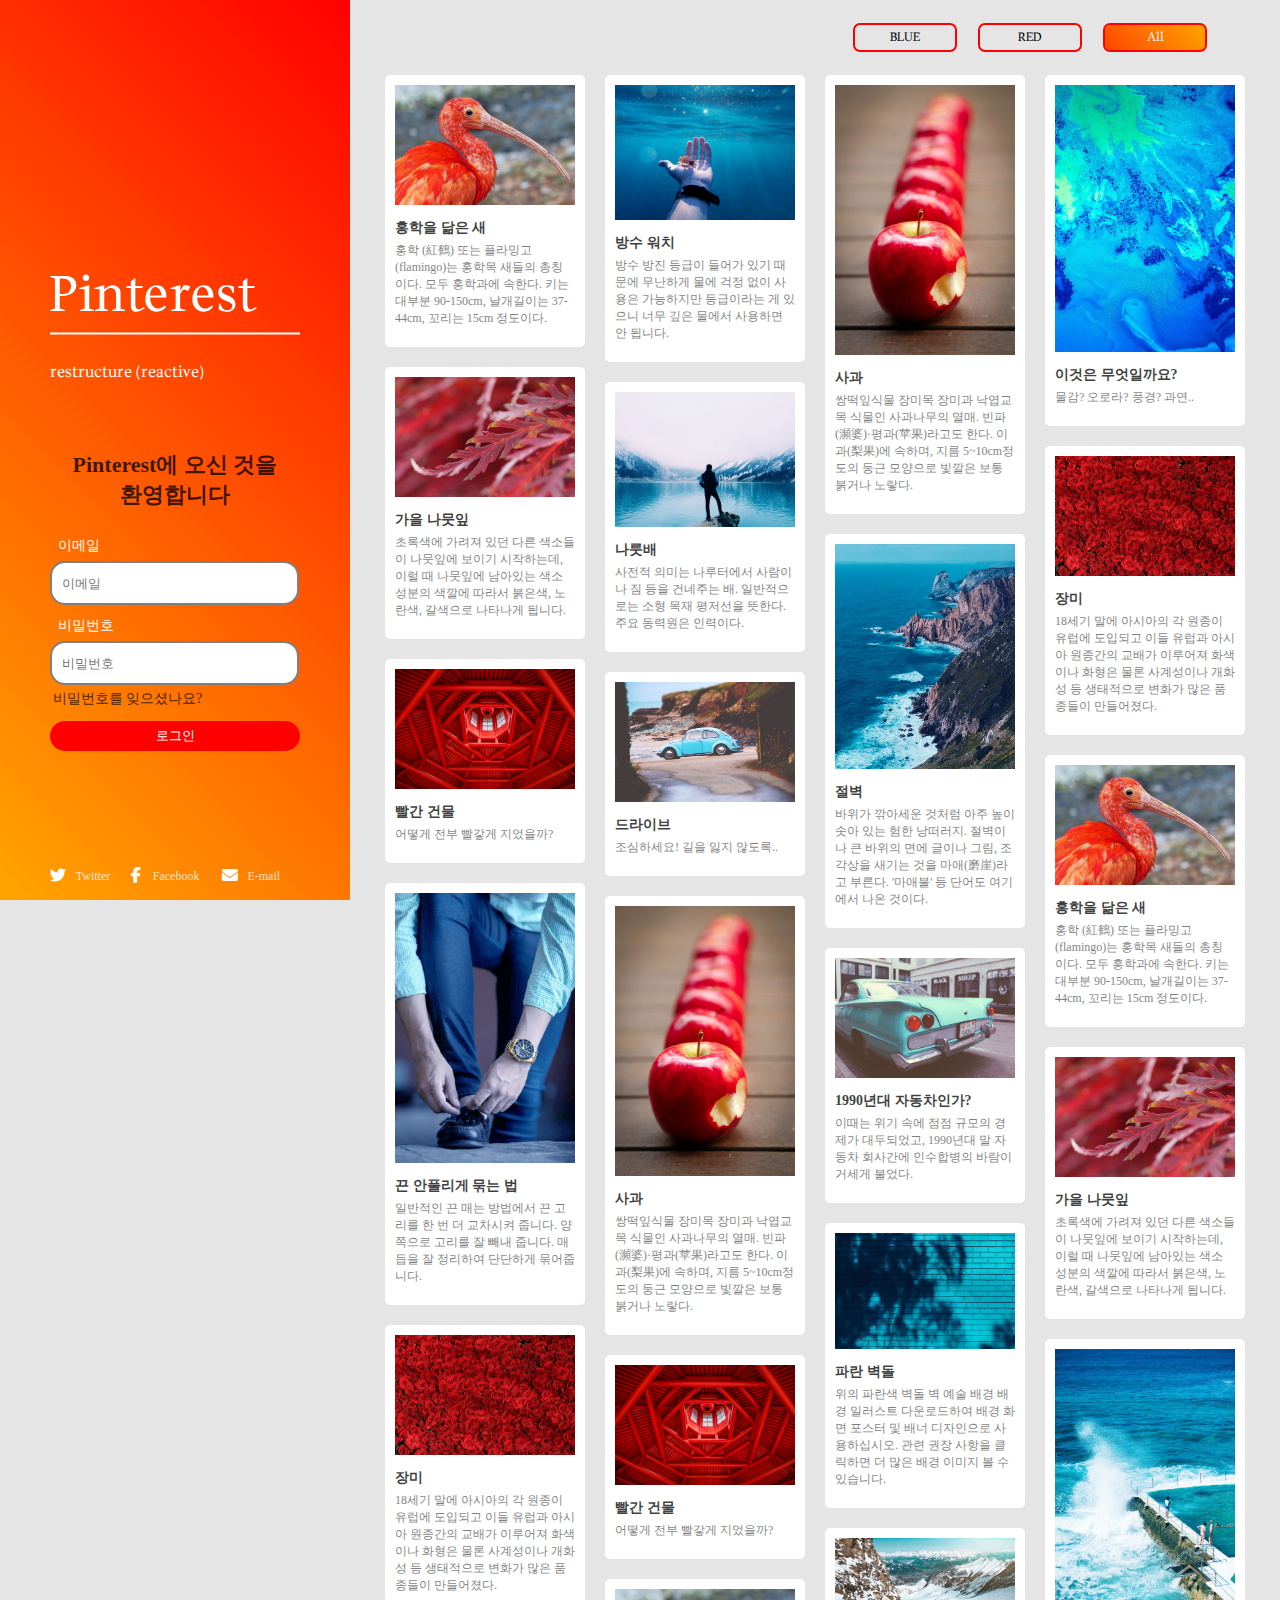
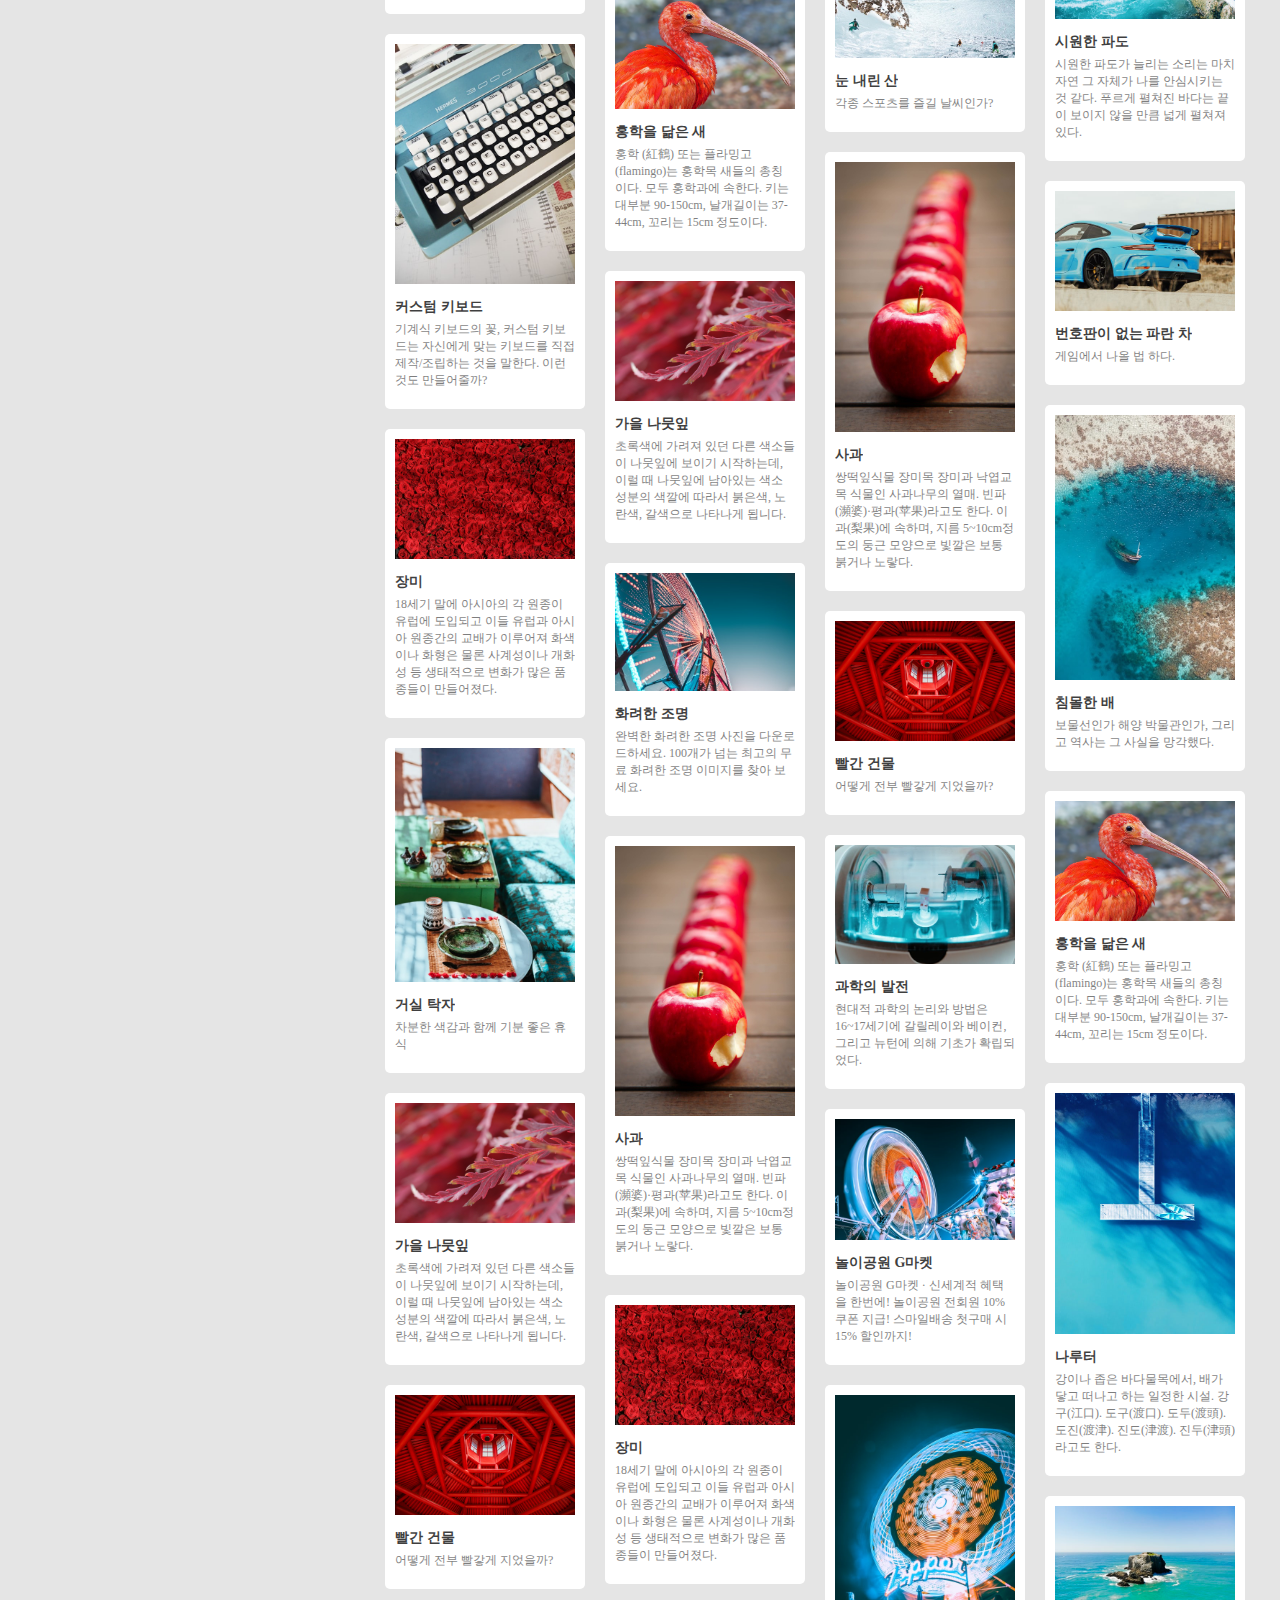
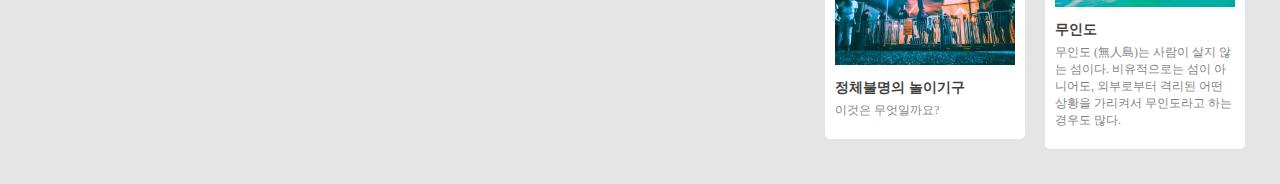
<file: Pinterest/index.html>
<!DOCTYPE html>
<html lang="ko">
<head>
  <meta charset="UTF-8">
  <meta name="viewport" content="width=device-width, initial-scale=1.0">
  <title>Pinterest</title>
  <link rel="stylesheet" href="./css/all.min.css">
  <link rel="stylesheet" href="./css/style.css">
  <script src="./js/isotope.pkgd.min.js"></script>
  <script defer src="./js/main.js"></script>
</head>
<body>
  <header>
    <p>Pinterest</p>
    <p>restructure (reactive)</p>
    <div class="login">
      <p>Pinterest에 오신 것을<br>환영합니다</p>
      <form action="#" method="post">
        <p>이메일</p>
        <p><input type="text" placeholder="이메일"></p>
        <p>비밀번호</p>
        <p><input type="password" placeholder="비밀번호"></p>
        <p>비밀번호를 잊으셨나요?</p>
        <button type="submit">로그인</button>
      </form>
    </div>
    <ul>
      <li><a href="#">
        <i class="fa-brands fa-twitter"></i>
        <span>Twitter</span>
      </a></li>
      <li><a href="#">
        <i class="fa-brands fa-facebook-f"></i>
        <span>Facebook</span>
      </a></li>
      <li><a href="#">
        <i class="fa-solid fa-envelope"></i>
        <span>E-mail</span>
      </a></li>
    </ul>
  </header>

  <main>
    <ul>
      <li class="on"><a href="*">All</a></li>
      <li><a href=".red">RED</a></li>
      <li><a href=".blue">BLUE</a></li>
    </ul>
    <!-- section>article*20>div>img[src="img/p$.jpg"]+h2>lorem3^p>lorem7 -->
    <section>
      <article class="red">
        <div>
          <img src="./images/red1.jpg" alt="red1">
          <h2>홍학을 닮은 새</h2>
          <p>홍학 (紅鶴) 또는 플라밍고 (flamingo)는 홍학목 새들의 총칭이다. 모두 홍학과에 속한다. 키는 대부분 90-150cm, 날개길이는 37-44cm, 꼬리는 15cm 정도이다.</p>
        </div>
      </article>
      <article class="blue">
        <div>
          <img src="./images/blue1.jpg" alt="blue1">
          <h2>방수 워치</h2>
          <p>방수 방진 등급이 들어가 있기 때문에 무난하게 물에 걱정 없이 사용은 가능하지만 등급이라는 게 있으니 너무 깊은 물에서 사용하면 안 됩니다.</p>
        </div>
      </article>
      <article class="red">
        <div>
          <img src="./images/red2.jpg" alt="red2">
          <h2>사과</h2>
          <p>쌍떡잎식물 장미목 장미과 낙엽교목 식물인 사과나무의 열매. 빈파(瀕婆)·평과(苹果)라고도 한다. 이과(梨果)에 속하며, 지름 5~10cm정도의 둥근 모양으로 빛깔은 보통 붉거나 노랗다.</p>
        </div>
      </article>
      <article class="blue">
        <div>
          <img src="./images/blue2.jpg" alt="blue2">
          <h2>이것은 무엇일까요?</h2>
          <p>물감? 오로라? 풍경? 과연..</p>
        </div>
      </article>
      <article class="red">
        <div>
          <img src="./images/red3.jpg" alt="red3">
          <h2>가을 나뭇잎</h2>
          <p>초록색에 가려져 있던 다른 색소들이 나뭇잎에 보이기 시작하는데, 이럴 때 나뭇잎에 남아있는 색소 성분의 색깔에 따라서 붉은색, 노란색, 갈색으로 나타나게 됩니다.</p>
        </div>
      </article>
      <article class="blue">
        <div>
          <img src="./images/blue3.jpg" alt="blue3">
          <h2>나룻배</h2>
          <p>사전적 의미는 나루터에서 사람이나 짐 등을 건네주는 배. 일반적으로는 소형 목재 평저선을 뜻한다. 주요 동력원은 인력이다.</p>
        </div>
      </article>
      <article class="red">
        <div>
          <img src="./images/red4.jpg" alt="red4">
          <h2>장미</h2>
          <p>18세기 말에 아시아의 각 원종이 유럽에 도입되고 이들 유럽과 아시아 원종간의 교배가 이루어져 화색이나 화형은 물론 사계성이나 개화성 등 생태적으로 변화가 많은 품종들이 만들어졌다.</p>
        </div>
      </article>
      <article class="blue">
        <div>
          <img src="./images/blue4.jpg" alt="blue4">
          <h2>절벽</h2>
          <p>바위가 깎아세운 것처럼 아주 높이 솟아 있는 험한 낭떠러지. 절벽이나 큰 바위의 면에 글이나 그림, 조각상을 새기는 것을 마애(磨崖)라고 부른다. '마애불' 등 단어도 여기에서 나온 것이다.</p>
        </div>
      </article>
      <article class="red">
        <div>
          <img src="./images/red5.jpg" alt="red5">
          <h2>빨간 건물</h2>
          <p>어떻게 전부 빨갛게 지었을까?</p>
        </div>
      </article>
      <article class="blue">
        <div>
          <img src="./images/blue5.jpg" alt="blue5">
          <h2>드라이브</h2>
          <p>조심하세요! 길을 잃지 않도록..</p>
        </div>
      </article>
      <article class="red">
        <div>
          <img src="./images/red1.jpg" alt="red1">
          <h2>홍학을 닮은 새</h2>
          <p>홍학 (紅鶴) 또는 플라밍고 (flamingo)는 홍학목 새들의 총칭이다. 모두 홍학과에 속한다. 키는 대부분 90-150cm, 날개길이는 37-44cm, 꼬리는 15cm 정도이다.</p>
        </div>
      </article>
      <article class="blue">
        <div>
          <img src="./images/blue6.jpg" alt="blue6">
          <h2>끈 안풀리게 묶는 법</h2>
          <p>일반적인 끈 매는 방법에서 끈 고리를 한 번 더 교차시켜 줍니다. 양쪽으로 고리를 잘 빼내 줍니다. 매듭을 잘 정리하여 단단하게 묶어줍니다.</p>
        </div>
      </article>
      <article class="red">
        <div>
          <img src="./images/red2.jpg" alt="red2">
          <h2>사과</h2>
          <p>쌍떡잎식물 장미목 장미과 낙엽교목 식물인 사과나무의 열매. 빈파(瀕婆)·평과(苹果)라고도 한다. 이과(梨果)에 속하며, 지름 5~10cm정도의 둥근 모양으로 빛깔은 보통 붉거나 노랗다.</p>
        </div>
      </article>
      <article class="blue">
        <div>
          <img src="./images/blue7.jpg" alt="blue7">
          <h2>1990년대 자동차인가?</h2>
          <p>이때는 위기 속에 점점 규모의 경제가 대두되었고, 1990년대 말 자동차 회사간에 인수합병의 바람이 거세게 불었다.</p>
        </div>
      </article>
      <article class="red">
        <div>
          <img src="./images/red3.jpg" alt="red3">
          <h2>가을 나뭇잎</h2>
          <p>초록색에 가려져 있던 다른 색소들이 나뭇잎에 보이기 시작하는데, 이럴 때 나뭇잎에 남아있는 색소 성분의 색깔에 따라서 붉은색, 노란색, 갈색으로 나타나게 됩니다.</p>
        </div>
      </article>
      <article class="blue">
        <div>
          <img src="./images/blue8.jpg" alt="blue8">
          <h2>파란 벽돌</h2>
          <p>위의 파란색 벽돌 벽 예술 배경 배경 일러스트 다운로드하여 배경 화면 포스터 및 배너 디자인으로 사용하십시오. 관련 권장 사항을 클릭하면 더 많은 배경 이미지 볼 수 있습니다.</p>
        </div>
      </article>
      <article class="red">
        <div>
          <img src="./images/red4.jpg" alt="red4">
          <h2>장미</h2>
          <p>18세기 말에 아시아의 각 원종이 유럽에 도입되고 이들 유럽과 아시아 원종간의 교배가 이루어져 화색이나 화형은 물론 사계성이나 개화성 등 생태적으로 변화가 많은 품종들이 만들어졌다.</p>
        </div>
      </article>
      <article class="blue">
        <div>
          <img src="./images/blue9.jpg" alt="blue9">
          <h2>시원한 파도</h2>
          <p>시원한 파도가 늘리는 소리는 마치 자연 그 자체가 나를 안심시키는 것 같다. 푸르게 펼쳐진 바다는 끝이 보이지 않을 만큼 넓게 펼쳐져 있다.</p>
        </div>
      </article>
      <article class="red">
        <div>
          <img src="./images/red5.jpg" alt="red5">
          <h2>빨간 건물</h2>
          <p>어떻게 전부 빨갛게 지었을까?</p>
        </div>
      </article>
      <article class="blue">
        <div>
          <img src="./images/blue10.jpg" alt="blue10">
          <h2>눈 내린 산</h2>
          <p>각종 스포츠를 즐길 날씨인가?</p>
        </div>
      </article>
      <article class="red">
        <div>
          <img src="./images/red1.jpg" alt="red1">
          <h2>홍학을 닮은 새</h2>
          <p>홍학 (紅鶴) 또는 플라밍고 (flamingo)는 홍학목 새들의 총칭이다. 모두 홍학과에 속한다. 키는 대부분 90-150cm, 날개길이는 37-44cm, 꼬리는 15cm 정도이다.</p>
        </div>
      </article>
      <article class="blue">
        <div>
          <img src="./images/blue11.jpg" alt="blue11">
          <h2>커스텀 키보드</h2>
          <p>기계식 키보드의 꽃, 커스텀 키보드는 자신에게 맞는 키보드를 직접 제작/조립하는 것을 말한다. 이런 것도 만들어줄까?</p>
        </div>
      </article>
      <article class="red">
        <div>
          <img src="./images/red2.jpg" alt="red2">
          <h2>사과</h2>
          <p>쌍떡잎식물 장미목 장미과 낙엽교목 식물인 사과나무의 열매. 빈파(瀕婆)·평과(苹果)라고도 한다. 이과(梨果)에 속하며, 지름 5~10cm정도의 둥근 모양으로 빛깔은 보통 붉거나 노랗다.</p>
        </div>
      </article>
      <article class="blue">
        <div>
          <img src="./images/blue12.jpg" alt="blue12">
          <h2>번호판이 없는 파란 차</h2>
          <p>게임에서 나올 법 하다.</p>
        </div>
      </article>
      <article class="red">
        <div>
          <img src="./images/red3.jpg" alt="red3">
          <h2>가을 나뭇잎</h2>
          <p>초록색에 가려져 있던 다른 색소들이 나뭇잎에 보이기 시작하는데, 이럴 때 나뭇잎에 남아있는 색소 성분의 색깔에 따라서 붉은색, 노란색, 갈색으로 나타나게 됩니다.</p>
        </div>
      </article>
      <article class="blue">
        <div>
          <img src="./images/blue13.jpg" alt="blue13">
          <h2>침몰한 배</h2>
          <p>보물선인가 해양 박물관인가, 그리고 역사는 그 사실을 망각했다.</p>
        </div>
      </article>
      <article class="red">
        <div>
          <img src="./images/red4.jpg" alt="red4">
          <h2>장미</h2>
          <p>18세기 말에 아시아의 각 원종이 유럽에 도입되고 이들 유럽과 아시아 원종간의 교배가 이루어져 화색이나 화형은 물론 사계성이나 개화성 등 생태적으로 변화가 많은 품종들이 만들어졌다.</p>
        </div>
      </article>
      <article class="blue">
        <div>
          <img src="./images/blue14.jpg" alt="blue14">
          <h2>화려한 조명</h2>
          <p>완벽한 화려한 조명 사진을 다운로드하세요. 100개가 넘는 최고의 무료 화려한 조명 이미지를 찾아 보세요.</p>
        </div>
      </article>
      <article class="red">
        <div>
          <img src="./images/red5.jpg" alt="red5">
          <h2>빨간 건물</h2>
          <p>어떻게 전부 빨갛게 지었을까?</p>
        </div>
      </article>
      <article class="blue">
        <div>
          <img src="./images/blue15.jpg" alt="blue15">
          <h2>거실 탁자</h2>
          <p>차분한 색감과 함께 기분 좋은 휴식</p>
        </div>
      </article>
      <article class="red">
        <div>
          <img src="./images/red1.jpg" alt="red1">
          <h2>홍학을 닮은 새</h2>
          <p>홍학 (紅鶴) 또는 플라밍고 (flamingo)는 홍학목 새들의 총칭이다. 모두 홍학과에 속한다. 키는 대부분 90-150cm, 날개길이는 37-44cm, 꼬리는 15cm 정도이다.</p>
        </div>
      </article>
      <article class="blue">
        <div>
          <img src="./images/blue16.jpg" alt="blue16">
          <h2>과학의 발전</h2>
          <p>현대적 과학의 논리와 방법은 16~17세기에 갈릴레이와 베이컨, 그리고 뉴턴에 의해 기초가 확립되었다.</p>
        </div>
      </article>
      <article class="red">
        <div>
          <img src="./images/red2.jpg" alt="red2">
          <h2>사과</h2>
          <p>쌍떡잎식물 장미목 장미과 낙엽교목 식물인 사과나무의 열매. 빈파(瀕婆)·평과(苹果)라고도 한다. 이과(梨果)에 속하며, 지름 5~10cm정도의 둥근 모양으로 빛깔은 보통 붉거나 노랗다.</p>
        </div>
      </article>
      <article class="blue">
        <div>
          <img src="./images/blue17.jpg" alt="blue17">
          <h2>나루터</h2>
          <p>강이나 좁은 바다물목에서, 배가 닿고 떠나고 하는 일정한 시설. 강구(江口). 도구(渡口). 도두(渡頭). 도진(渡津). 진도(津渡). 진두(津頭)라고도 한다.</p>
        </div>
      </article>
      <article class="red">
        <div>
          <img src="./images/red3.jpg" alt="red3">
          <h2>가을 나뭇잎</h2>
          <p>초록색에 가려져 있던 다른 색소들이 나뭇잎에 보이기 시작하는데, 이럴 때 나뭇잎에 남아있는 색소 성분의 색깔에 따라서 붉은색, 노란색, 갈색으로 나타나게 됩니다.</p>
        </div>
      </article>
      <article class="blue">
        <div>
          <img src="./images/blue18.jpg" alt="blue18">
          <h2>놀이공원 G마켓</h2>
          <p>놀이공원 G마켓 · 신세계적 혜택을 한번에! 놀이공원 전회원 10% 쿠폰 지급! 스마일배송 첫구매 시 15% 할인까지!</p>
        </div>
      </article>
      <article class="red">
        <div>
          <img src="./images/red4.jpg" alt="red4">
          <h2>장미</h2>
          <p>18세기 말에 아시아의 각 원종이 유럽에 도입되고 이들 유럽과 아시아 원종간의 교배가 이루어져 화색이나 화형은 물론 사계성이나 개화성 등 생태적으로 변화가 많은 품종들이 만들어졌다.</p>
        </div>
      </article>
      <article class="blue">
        <div>
          <img src="./images/blue19.jpg" alt="blue19">
          <h2>정체불명의 놀이기구</h2>
          <p>이것은 무엇일까요?</p>
        </div>
      </article>
      <article class="red">
        <div>
          <img src="./images/red5.jpg" alt="red5">
          <h2>빨간 건물</h2>
          <p>어떻게 전부 빨갛게 지었을까?</p>
        </div>
      </article>
      <article class="blue">
        <div>
          <img src="./images/blue20.jpg" alt="blue20">
          <h2>무인도</h2>
          <p>무인도 (無人島)는 사람이 살지 않는 섬이다. 비유적으로는 섬이 아니어도, 외부로부터 격리된 어떤 상황을 가리켜서 무인도라고 하는 경우도 많다.</p>
        </div>
      </article>
    </section>
  </main>
</body>
</html>
</file>
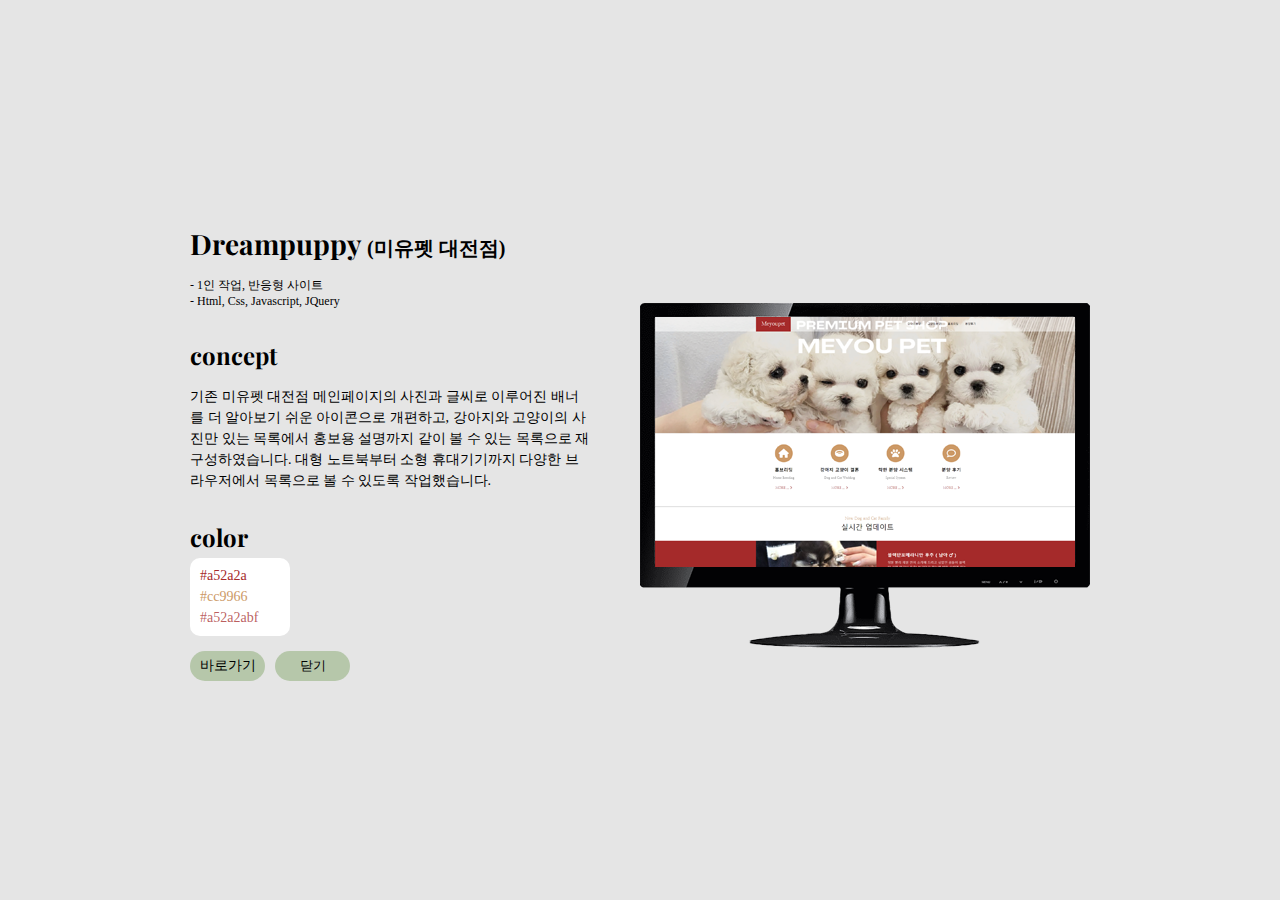
<file: notice1.html>
<!DOCTYPE html>
<html lang="ko">
<head>
  <meta charset="UTF-8">
  <meta name="viewport" content="width=device-width, initial-scale=1.0">
  <title>Document</title>
  <style>
    @import url('https://fonts.googleapis.com/css2?family=Playfair+Display:ital,wght@0,400..900;1,400..900&display=swap');

    html {height: 100%;}
    body {position: relative; height: 100%; background-color: rgba(204, 204, 204, .5);}
    * {margin: 0; padding: 0;}

    #wrap {position: absolute; top: 50%; left: 50%; transform: translate(-50%, -50%); width: 900px; height: 500px;}
    #wrap .top {display: flex; height: 500px;}
    #wrap .top .top-left {margin-top: 25px; width: 400px;}
    #wrap .top .top-left h1 {font-size: 20px;}
    #wrap .top .top-left h1 span {font-family: "Playfair Display", serif; font-size: 28px;}
    #wrap .top .top-left p.example {font-size: 12px; padding-top: 15px;}
    #wrap .top .top-left h2 {font-family: "Playfair Display", serif; font-size: 24px; padding-top: 30px;}
    #wrap .top .top-left p.overview {font-size: 14px; padding-top: 15px; line-height: 1.5;}
    #wrap .top .top-left .colorpalette {margin-top: 5px; padding: 10px; border-radius: 10px; width: 100px; box-sizing: border-box; background-color: white;}
    #wrap .top .top-left p.color {font-size: 14px;}
    #wrap .top .top-left p.color1 {color: #a52a2a;}
    #wrap .top .top-left p.color2 {color: #cc9966; padding: 5px 0;}
    #wrap .top .top-left p.color3 {color: #a52a2abf;}
    #wrap .top .top-left .buttonwrap {display: flex; gap: 10px; margin-top: 15px;}
    #wrap .top .top-left a {display: block; width: 75px; height: 30px; border-radius: 15px; background-color: #B6C7AA; font-size: 14px; text-decoration: none; line-height: 30px; text-align: center; color: inherit;}
    #wrap .top .top-left a:hover {text-decoration: underline;}
    #wrap .top .top-left button {width: 75px; height: 30px; border: none; border-radius: 15px; background-color: #B6C7AA;}
    #wrap .top .top-left button:hover {text-decoration: underline; color: red;}
    #wrap .top .top-right {margin-left: 50px;}
  </style>
</head>
<body>
  <div id="wrap">
    <div class="top">
      <div class="top-left">
        <h1><span>Dreampuppy</span> (미유펫 대전점)</h1>
        <p class="example">- 1인 작업, 반응형 사이트
          <br>- Html, Css, Javascript, JQuery</p>
        <h2>concept</h2>
        <p class="overview">기존 미유펫 대전점 메인페이지의 사진과 글씨로 이루어진 배너를 더 알아보기 쉬운 아이콘으로 개편하고, 강아지와 고양이의 사진만 있는 목록에서 홍보용 설명까지 같이 볼 수 있는 목록으로 재구성하였습니다. 대형 노트북부터 소형 휴대기기까지 다양한 브라우저에서 목록으로 볼 수 있도록 작업했습니다.</p>
        <h2>color</h2>
        <div class="colorpalette">
          <p class="color color1">#a52a2a</p>
          <p class="color color2">#cc9966</p>
          <p class="color color3">#a52a2abf</p>
        </div>
        <div class="buttonwrap">
          <a href="./dreampuppy/index.html" target="_blank">바로가기</a>
          <button onclick="window.close()">닫기</button>
        </div>
      </div>
      <div class="top-right">
        <img src="./images/dreampuppy-notice.png" alt="dreampuppy">
      </div>
    </div>
  </div>
</body>
</html>

<!-- <a href="./dreampuppy/index.html" target="_blank">1</a>
<a href="./Mimimong/index.html" target="_blank">2</a>
<a href="./ceramic/index.html" target="_blank">3</a>
<a href="./Pinterest/index.html" target="_blank">4</a>
<a href="https://ysj0211.github.io/applestore/" target="_blank">5</a>
<a href="https://ysj0211.github.io/starbucks_korea/" target="_blank">6</a>
<a href="https://ysj0211.github.io/emotion_react/" target="_blank">7</a> -->
</file>
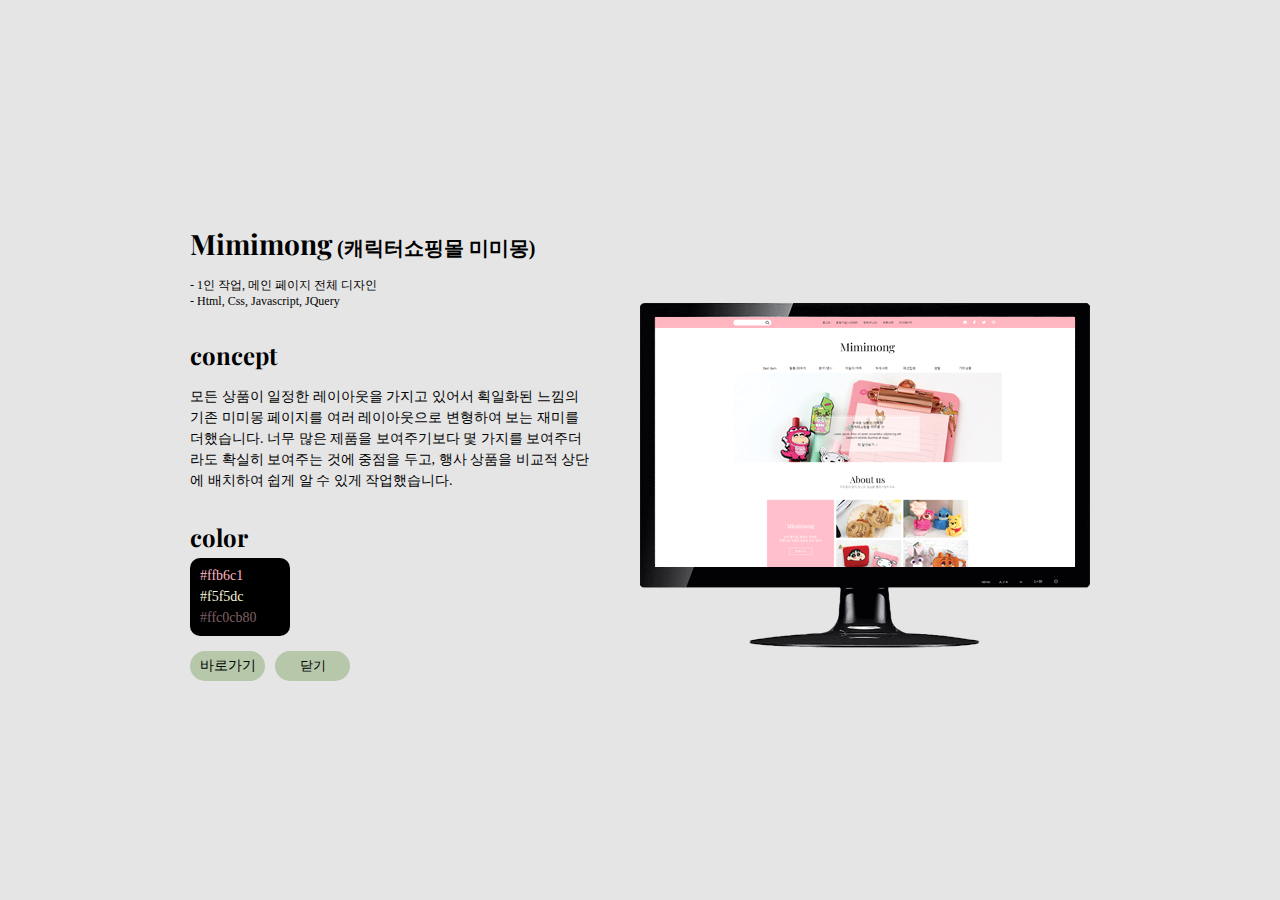
<file: notice2.html>
<!DOCTYPE html>
<html lang="ko">
<head>
  <meta charset="UTF-8">
  <meta name="viewport" content="width=device-width, initial-scale=1.0">
  <title>Document</title>
  <style>
    @import url('https://fonts.googleapis.com/css2?family=Playfair+Display:ital,wght@0,400..900;1,400..900&display=swap');

    html {height: 100%;}
    body {position: relative; height: 100%; background-color: rgba(204, 204, 204, .5);}
    * {margin: 0; padding: 0;}

    #wrap {position: absolute; top: 50%; left: 50%; transform: translate(-50%, -50%); width: 900px; height: 500px;}
    #wrap .top {display: flex; height: 500px;}
    #wrap .top .top-left {margin-top: 25px; width: 400px;}
    #wrap .top .top-left h1 {font-size: 20px;}
    #wrap .top .top-left h1 span {font-family: "Playfair Display", serif; font-size: 28px;}
    #wrap .top .top-left p.example {font-size: 12px; padding-top: 15px;}
    #wrap .top .top-left h2 {font-family: "Playfair Display", serif; font-size: 24px; padding-top: 30px;}
    #wrap .top .top-left p.overview {font-size: 14px; padding-top: 15px; line-height: 1.5;}
    #wrap .top .top-left .colorpalette {margin-top: 5px; padding: 10px; border-radius: 10px; width: 100px; box-sizing: border-box; background-color: black;}
    #wrap .top .top-left p.color {font-size: 14px;}
    #wrap .top .top-left p.color1 {color: #ffb6c1;}
    #wrap .top .top-left p.color2 {color: #f5f5dc; padding: 5px 0;}
    #wrap .top .top-left p.color3 {color: #ffc0cb80;}
    #wrap .top .top-left .buttonwrap {display: flex; gap: 10px; margin-top: 15px;}
    #wrap .top .top-left a {display: block; width: 75px; height: 30px; border-radius: 15px; background-color: #B6C7AA; font-size: 14px; text-decoration: none; line-height: 30px; text-align: center; color: inherit;}
    #wrap .top .top-left a:hover {text-decoration: underline;}
    #wrap .top .top-left button {width: 75px; height: 30px; border: none; border-radius: 15px; background-color: #B6C7AA;}
    #wrap .top .top-left button:hover {text-decoration: underline; color: red;}
    #wrap .top .top-right {margin-left: 50px;}
  </style>
</head>
<body>
  <div id="wrap">
    <div class="top">
      <div class="top-left">
        <h1><span>Mimimong</span> (캐릭터쇼핑몰 미미몽)</h1>
        <p class="example">- 1인 작업, 메인 페이지 전체 디자인
          <br>- Html, Css, Javascript, JQuery</p>
        <h2>concept</h2>
        <p class="overview">모든 상품이 일정한 레이아웃을 가지고 있어서 획일화된 느낌의 기존 미미몽 페이지를 여러 레이아웃으로 변형하여 보는 재미를 더했습니다. 너무 많은 제품을 보여주기보다 몇 가지를 보여주더라도 확실히 보여주는 것에 중점을 두고, 행사 상품을 비교적 상단에 배치하여 쉽게 알 수 있게 작업했습니다.</p>
        <h2>color</h2>
        <div class="colorpalette">
          <p class="color color1">#ffb6c1</p>
          <p class="color color2">#f5f5dc</p>
          <p class="color color3">#ffc0cb80</p>
        </div>
        <div class="buttonwrap">
          <a href="./Mimimong/index.html" target="_blank">바로가기</a>
          <button onclick="window.close()">닫기</button>
        </div>
      </div>
      <div class="top-right">
        <img src="./images/mimimong-notice.png" alt="mimimong">
      </div>
    </div>
  </div>
</body>
</html>

<!-- <a href="./dreampuppy/index.html" target="_blank">1</a>
<a href="./Mimimong/index.html" target="_blank">2</a>
<a href="./ceramic/index.html" target="_blank">3</a>
<a href="./Pinterest/index.html" target="_blank">4</a>
<a href="https://ysj0211.github.io/applestore/" target="_blank">5</a>
<a href="https://ysj0211.github.io/starbucks_korea/" target="_blank">6</a>
<a href="https://ysj0211.github.io/emotion_react/" target="_blank">7</a> -->
</file>
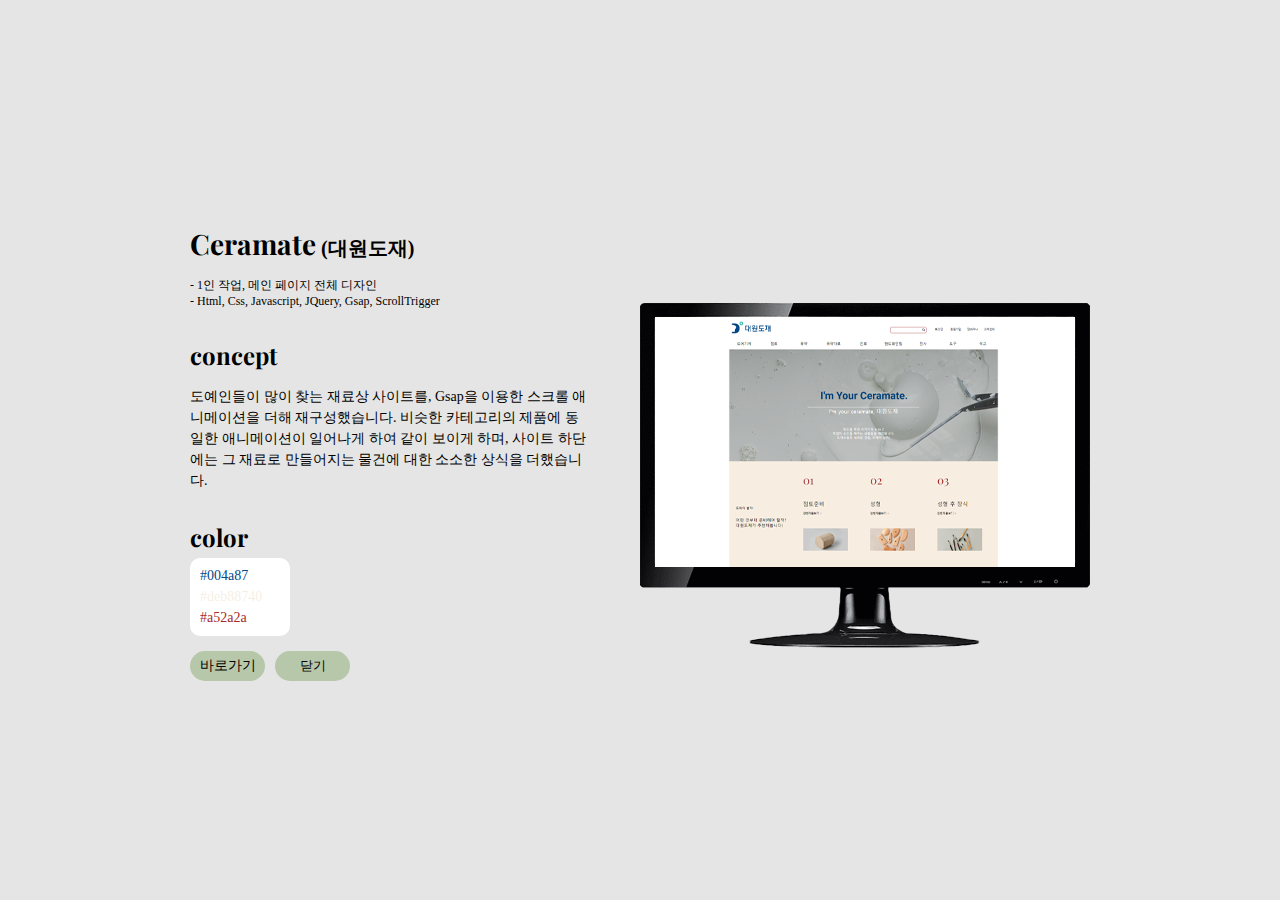
<file: notice3.html>
<!DOCTYPE html>
<html lang="ko">
<head>
  <meta charset="UTF-8">
  <meta name="viewport" content="width=device-width, initial-scale=1.0">
  <title>Document</title>
  <style>
    @import url('https://fonts.googleapis.com/css2?family=Playfair+Display:ital,wght@0,400..900;1,400..900&display=swap');

    html {height: 100%;}
    body {position: relative; height: 100%; background-color: rgba(204, 204, 204, .5);}
    * {margin: 0; padding: 0;}

    #wrap {position: absolute; top: 50%; left: 50%; transform: translate(-50%, -50%); width: 900px; height: 500px;}
    #wrap .top {display: flex; height: 500px;}
    #wrap .top .top-left {margin-top: 25px; width: 400px;}
    #wrap .top .top-left h1 {font-size: 20px;}
    #wrap .top .top-left h1 span {font-family: "Playfair Display", serif; font-size: 28px;}
    #wrap .top .top-left p.example {font-size: 12px; padding-top: 15px;}
    #wrap .top .top-left h2 {font-family: "Playfair Display", serif; font-size: 24px; padding-top: 30px;}
    #wrap .top .top-left p.overview {font-size: 14px; padding-top: 15px; line-height: 1.5;}
    #wrap .top .top-left .colorpalette {margin-top: 5px; padding: 10px; border-radius: 10px; width: 100px; box-sizing: border-box; background-color: white;}
    #wrap .top .top-left p.color {font-size: 14px;}
    #wrap .top .top-left p.color1 {color: #004a87;}
    #wrap .top .top-left p.color2 {color: #deb88740; padding: 5px 0;}
    #wrap .top .top-left p.color3 {color: #a52a2a;}
    #wrap .top .top-left .buttonwrap {display: flex; gap: 10px; margin-top: 15px;}
    #wrap .top .top-left a {display: block; width: 75px; height: 30px; border-radius: 15px; background-color: #B6C7AA; font-size: 14px; text-decoration: none; line-height: 30px; text-align: center; color: inherit;}
    #wrap .top .top-left a:hover {text-decoration: underline;}
    #wrap .top .top-left button {width: 75px; height: 30px; border: none; border-radius: 15px; background-color: #B6C7AA;}
    #wrap .top .top-left button:hover {text-decoration: underline; color: red;}
    #wrap .top .top-right {margin-left: 50px;}
  </style>
</head>
<body>
  <div id="wrap">
    <div class="top">
      <div class="top-left">
        <h1><span>Ceramate</span> (대원도재)</h1>
        <p class="example">- 1인 작업, 메인 페이지 전체 디자인
          <br>- Html, Css, Javascript, JQuery, Gsap, ScrollTrigger</p>
        <h2>concept</h2>
        <p class="overview">도예인들이 많이 찾는 재료상 사이트를, Gsap을 이용한 스크롤 애니메이션을 더해 재구성했습니다. 비슷한 카테고리의 제품에 동일한 애니메이션이 일어나게 하여 같이 보이게 하며, 사이트 하단에는 그 재료로 만들어지는 물건에 대한 소소한 상식을 더했습니다.</p>
        <h2>color</h2>
        <div class="colorpalette">
          <p class="color color1">#004a87</p>
          <p class="color color2">#deb88740</p>
          <p class="color color3">#a52a2a</p>
        </div>
        <div class="buttonwrap">
          <a href="./ceramic/index.html" target="_blank">바로가기</a>
          <button onclick="window.close()">닫기</button>
        </div>
      </div>
      <div class="top-right">
        <img src="./images/ceramate-notice.png" alt="ceramate">
      </div>
    </div>
  </div>
</body>
</html>

<!-- <a href="./dreampuppy/index.html" target="_blank">1</a>
<a href="./Mimimong/index.html" target="_blank">2</a>
<a href="./ceramic/index.html" target="_blank">3</a>
<a href="./Pinterest/index.html" target="_blank">4</a>
<a href="https://ysj0211.github.io/applestore/" target="_blank">5</a>
<a href="https://ysj0211.github.io/starbucks_korea/" target="_blank">6</a>
<a href="https://ysj0211.github.io/emotion_react/" target="_blank">7</a> -->
</file>
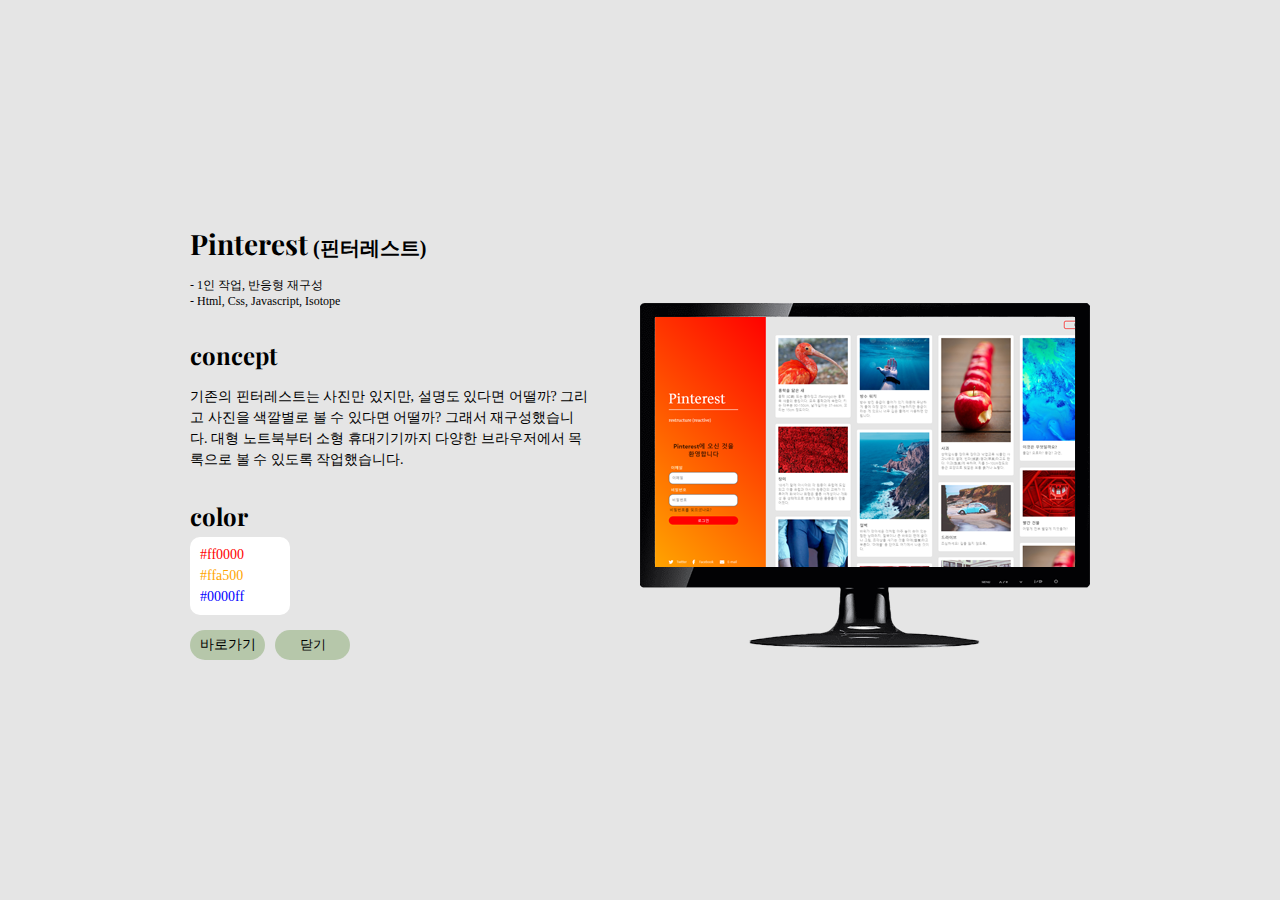
<file: notice4.html>
<!DOCTYPE html>
<html lang="ko">
<head>
  <meta charset="UTF-8">
  <meta name="viewport" content="width=device-width, initial-scale=1.0">
  <title>Document</title>
  <style>
    @import url('https://fonts.googleapis.com/css2?family=Playfair+Display:ital,wght@0,400..900;1,400..900&display=swap');

    html {height: 100%;}
    body {position: relative; height: 100%; background-color: rgba(204, 204, 204, .5);}
    * {margin: 0; padding: 0;}

    #wrap {position: absolute; top: 50%; left: 50%; transform: translate(-50%, -50%); width: 900px; height: 500px;}
    #wrap .top {display: flex; height: 500px;}
    #wrap .top .top-left {margin-top: 25px; width: 400px;}
    #wrap .top .top-left h1 {font-size: 20px;}
    #wrap .top .top-left h1 span {font-family: "Playfair Display", serif; font-size: 28px;}
    #wrap .top .top-left p.example {font-size: 12px; padding-top: 15px;}
    #wrap .top .top-left h2 {font-family: "Playfair Display", serif; font-size: 24px; padding-top: 30px;}
    #wrap .top .top-left p.overview {font-size: 14px; padding-top: 15px; line-height: 1.5;}
    #wrap .top .top-left .colorpalette {margin-top: 5px; padding: 10px; border-radius: 10px; width: 100px; box-sizing: border-box; background-color: white;}
    #wrap .top .top-left p.color {font-size: 14px;}
    #wrap .top .top-left p.color1 {color: #ff0000;}
    #wrap .top .top-left p.color2 {color: #ffa500; padding: 5px 0;}
    #wrap .top .top-left p.color3 {color: #0000ff;}
    #wrap .top .top-left .buttonwrap {display: flex; gap: 10px; margin-top: 15px;}
    #wrap .top .top-left a {display: block; width: 75px; height: 30px; border-radius: 15px; background-color: #B6C7AA; font-size: 14px; text-decoration: none; line-height: 30px; text-align: center; color: inherit;}
    #wrap .top .top-left a:hover {text-decoration: underline;}
    #wrap .top .top-left button {width: 75px; height: 30px; border: none; border-radius: 15px; background-color: #B6C7AA;}
    #wrap .top .top-left button:hover {text-decoration: underline; color: red;}
    #wrap .top .top-right {margin-left: 50px;}
  </style>
</head>
<body>
  <div id="wrap">
    <div class="top">
      <div class="top-left">
        <h1><span>Pinterest</span> (핀터레스트)</h1>
        <p class="example">- 1인 작업, 반응형 재구성
          <br>- Html, Css, Javascript, Isotope</p>
        <h2>concept</h2>
        <p class="overview">기존의 핀터레스트는 사진만 있지만, 설명도 있다면 어떨까? 그리고 사진을 색깔별로 볼 수 있다면 어떨까? 그래서 재구성했습니다. 대형 노트북부터 소형 휴대기기까지 다양한 브라우저에서 목록으로 볼 수 있도록 작업했습니다.</p>
        <h2>color</h2>
        <div class="colorpalette">
          <p class="color color1">#ff0000</p>
          <p class="color color2">#ffa500</p>
          <p class="color color3">#0000ff</p>
        </div>
        <div class="buttonwrap">
          <a href="./Pinterest/index.html" target="_blank">바로가기</a>
          <button onclick="window.close()">닫기</button>
        </div>
      </div>
      <div class="top-right">
        <img src="./images/pinterest-notice.png" alt="pinterest">
      </div>
    </div>
  </div>
</body>
</html>

<!-- <a href="./dreampuppy/index.html" target="_blank">1</a>
<a href="./Mimimong/index.html" target="_blank">2</a>
<a href="./ceramic/index.html" target="_blank">3</a>
<a href="./Pinterest/index.html" target="_blank">4</a>
<a href="https://ysj0211.github.io/applestore/" target="_blank">5</a>
<a href="https://ysj0211.github.io/starbucks_korea/" target="_blank">6</a>
<a href="https://ysj0211.github.io/emotion_react/" target="_blank">7</a> -->
</file>
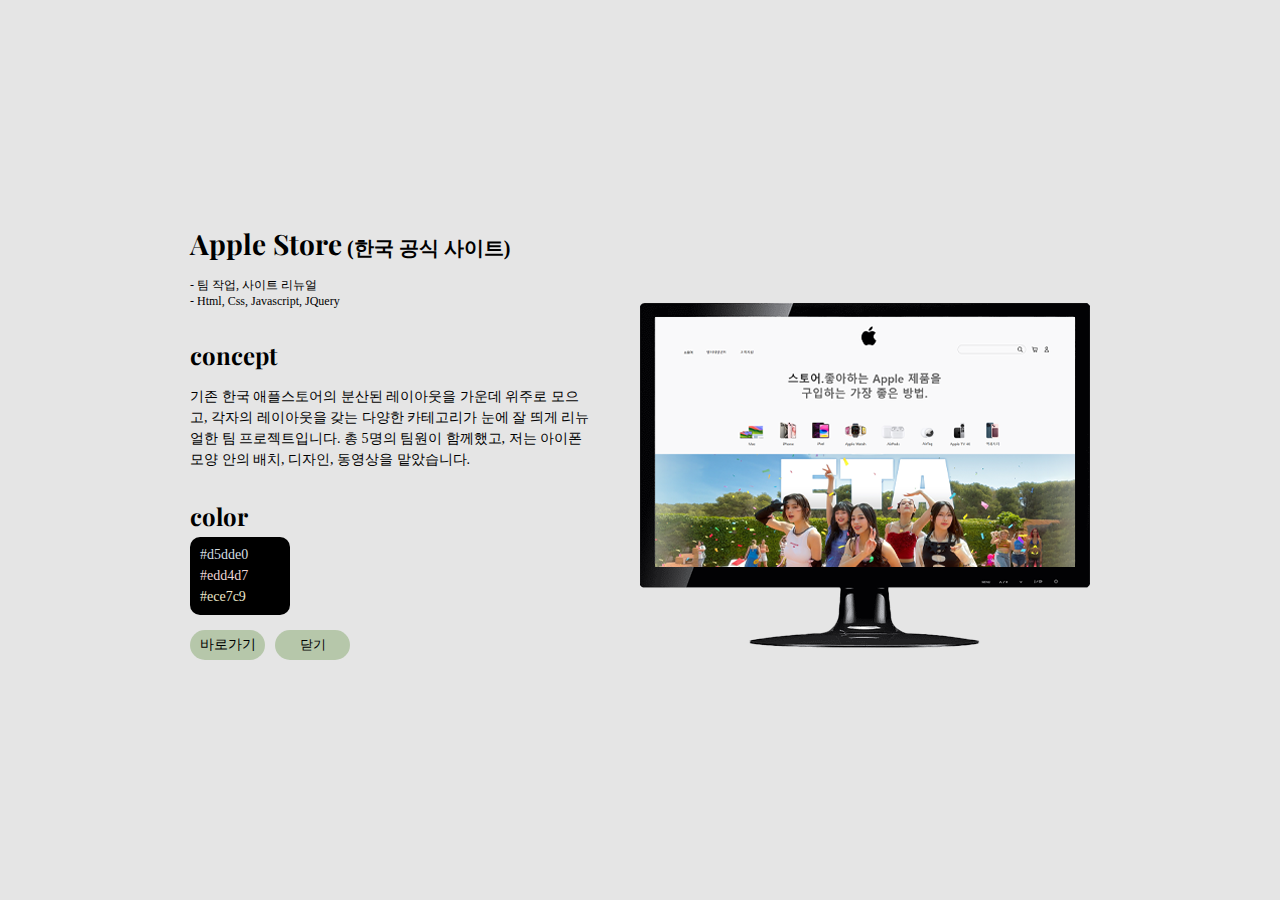
<file: notice5.html>
<!DOCTYPE html>
<html lang="ko">
<head>
  <meta charset="UTF-8">
  <meta name="viewport" content="width=device-width, initial-scale=1.0">
  <title>Document</title>
  <style>
    @import url('https://fonts.googleapis.com/css2?family=Playfair+Display:ital,wght@0,400..900;1,400..900&display=swap');

    html {height: 100%;}
    body {position: relative; height: 100%; background-color: rgba(204, 204, 204, .5);}
    * {margin: 0; padding: 0;}

    #wrap {position: absolute; top: 50%; left: 50%; transform: translate(-50%, -50%); width: 900px; height: 500px;}
    #wrap .top {display: flex; height: 500px;}
    #wrap .top .top-left {margin-top: 25px; width: 400px;}
    #wrap .top .top-left h1 {font-size: 20px;}
    #wrap .top .top-left h1 span {font-family: "Playfair Display", serif; font-size: 28px;}
    #wrap .top .top-left p.example {font-size: 12px; padding-top: 15px;}
    #wrap .top .top-left h2 {font-family: "Playfair Display", serif; font-size: 24px; padding-top: 30px;}
    #wrap .top .top-left p.overview {font-size: 14px; padding-top: 15px; line-height: 1.5;}
    #wrap .top .top-left .colorpalette {margin-top: 5px; padding: 10px; border-radius: 10px; width: 100px; box-sizing: border-box; background-color: black;}
    #wrap .top .top-left p.color {font-size: 14px;}
    #wrap .top .top-left p.color1 {color: #d5dde0;}
    #wrap .top .top-left p.color2 {color: #edd4d7; padding: 5px 0;}
    #wrap .top .top-left p.color3 {color: #ece7c9; /* color: #d1dccc; */ }
    #wrap .top .top-left .buttonwrap {display: flex; gap: 10px; margin-top: 15px;}
    #wrap .top .top-left a {display: block; width: 75px; height: 30px; border-radius: 15px; background-color: #B6C7AA; font-size: 14px; text-decoration: none; line-height: 30px; text-align: center; color: inherit;}
    #wrap .top .top-left a:hover {text-decoration: underline;}
    #wrap .top .top-left button {width: 75px; height: 30px; border: none; border-radius: 15px; background-color: #B6C7AA;}
    #wrap .top .top-left button:hover {text-decoration: underline; color: red;}
    #wrap .top .top-right {margin-left: 50px;}
  </style>
</head>
<body>
  <div id="wrap">
    <div class="top">
      <div class="top-left">
        <h1><span>Apple Store</span> (한국 공식 사이트)</h1>
        <p class="example">- 팀 작업, 사이트 리뉴얼
          <br>- Html, Css, Javascript, JQuery</p>
        <h2>concept</h2>
        <p class="overview">기존 한국 애플스토어의 분산된 레이아웃을 가운데 위주로 모으고, 각자의 레이아웃을 갖는 다양한 카테고리가 눈에 잘 띄게 리뉴얼한 팀 프로젝트입니다. 총 5명의 팀원이 함께했고, 저는 아이폰 모양 안의 배치, 디자인, 동영상을 맡았습니다.</p>
        <h2>color</h2>
        <div class="colorpalette">
          <p class="color color1">#d5dde0</p>
          <p class="color color2">#edd4d7</p>
          <p class="color color3">#ece7c9</p>
        </div>
        <div class="buttonwrap">
          <a href="https://ysj0211.github.io/applestore/" target="_blank">바로가기</a>
          <button onclick="window.close()">닫기</button>
        </div>
      </div>
      <div class="top-right">
        <img src="./images/apple-notice.png" alt="apple">
      </div>
    </div>
  </div>
</body>
</html>

<!-- <a href="./dreampuppy/index.html" target="_blank">1</a>
<a href="./Mimimong/index.html" target="_blank">2</a>
<a href="./ceramic/index.html" target="_blank">3</a>
<a href="./Pinterest/index.html" target="_blank">4</a>
<a href="https://ysj0211.github.io/applestore/" target="_blank">5</a>
<a href="https://ysj0211.github.io/starbucks_korea/" target="_blank">6</a>
<a href="https://ysj0211.github.io/emotion_react/" target="_blank">7</a> -->
</file>
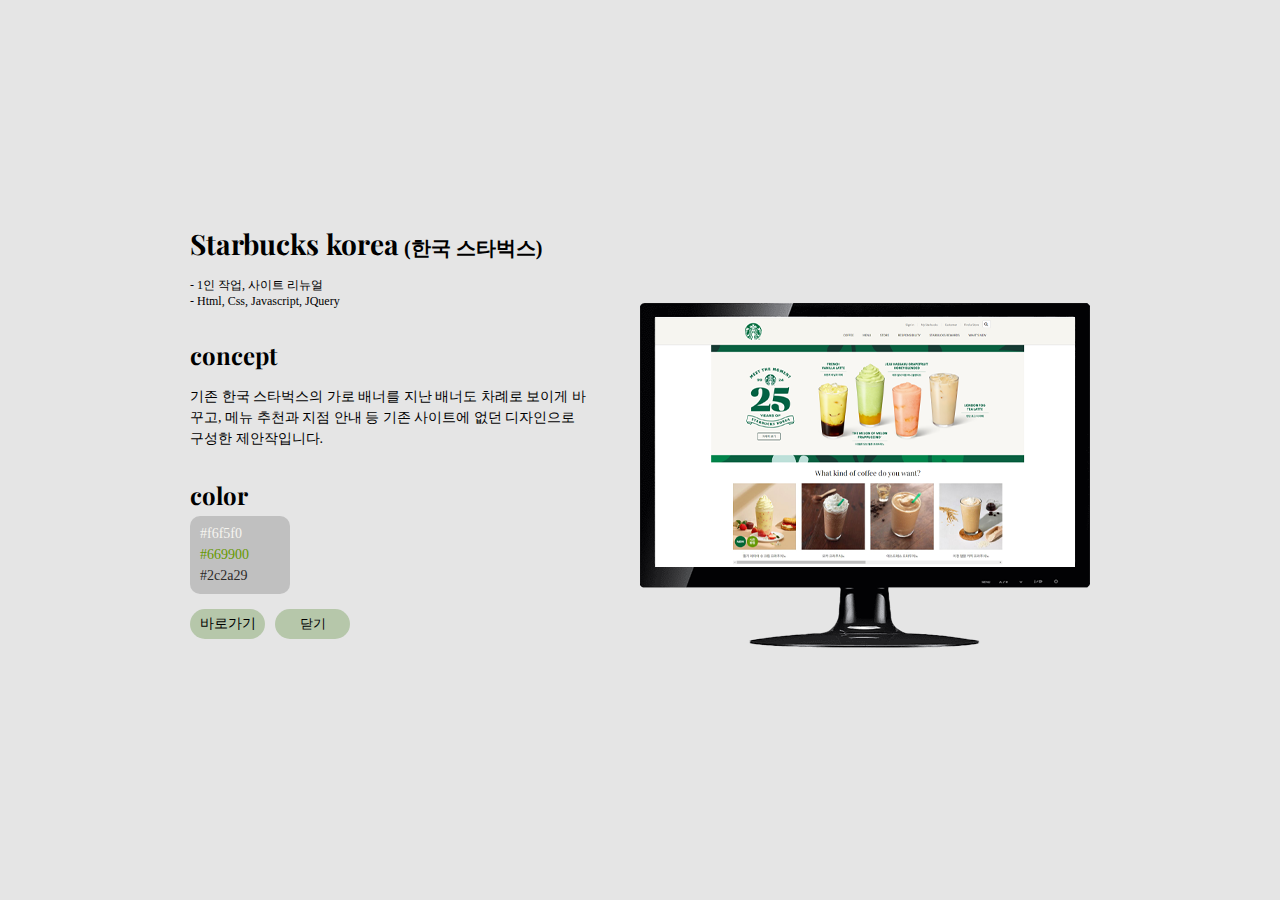
<file: notice6.html>
<!DOCTYPE html>
<html lang="ko">
<head>
  <meta charset="UTF-8">
  <meta name="viewport" content="width=device-width, initial-scale=1.0">
  <title>Document</title>
  <style>
    @import url('https://fonts.googleapis.com/css2?family=Playfair+Display:ital,wght@0,400..900;1,400..900&display=swap');

    html {height: 100%;}
    body {position: relative; height: 100%; background-color: rgba(204, 204, 204, .5);}
    * {margin: 0; padding: 0;}

    #wrap {position: absolute; top: 50%; left: 50%; transform: translate(-50%, -50%); width: 900px; height: 500px;}
    #wrap .top {display: flex; height: 500px;}
    #wrap .top .top-left {margin-top: 25px; width: 400px;}
    #wrap .top .top-left h1 {font-size: 20px;}
    #wrap .top .top-left h1 span {font-family: "Playfair Display", serif; font-size: 28px;}
    #wrap .top .top-left p.example {font-size: 12px; padding-top: 15px;}
    #wrap .top .top-left h2 {font-family: "Playfair Display", serif; font-size: 24px; padding-top: 30px;}
    #wrap .top .top-left p.overview {font-size: 14px; padding-top: 15px; line-height: 1.5;}
    #wrap .top .top-left .colorpalette {margin-top: 5px; padding: 10px; border-radius: 10px; width: 100px; box-sizing: border-box; background-color: silver;}
    #wrap .top .top-left p.color {font-size: 14px;}
    #wrap .top .top-left p.color1 {color: #f6f5f0;}
    #wrap .top .top-left p.color2 {color: #669900; padding: 5px 0;}
    #wrap .top .top-left p.color3 {color: #2c2a29;}
    #wrap .top .top-left .buttonwrap {display: flex; gap: 10px; margin-top: 15px;}
    #wrap .top .top-left a {display: block; width: 75px; height: 30px; border-radius: 15px; background-color: #B6C7AA; font-size: 14px; text-decoration: none; line-height: 30px; text-align: center; color: inherit;}
    #wrap .top .top-left a:hover {text-decoration: underline;}
    #wrap .top .top-left button {width: 75px; height: 30px; border: none; border-radius: 15px; background-color: #B6C7AA;}
    #wrap .top .top-left button:hover {text-decoration: underline; color: red;}
    #wrap .top .top-right {margin-left: 50px;}
  </style>
</head>
<body>
  <div id="wrap">
    <div class="top">
      <div class="top-left">
        <h1><span>Starbucks korea</span> (한국 스타벅스)</h1>
        <p class="example">- 1인 작업, 사이트 리뉴얼
          <br>- Html, Css, Javascript, JQuery</p>
        <h2>concept</h2>
        <p class="overview">기존 한국 스타벅스의 가로 배너를 지난 배너도 차례로 보이게 바꾸고, 메뉴 추천과 지점 안내 등 기존 사이트에 없던 디자인으로 구성한 제안작입니다.</p>
        <h2>color</h2>
        <div class="colorpalette">
          <p class="color color1">#f6f5f0</p>
          <p class="color color2">#669900</p>
          <p class="color color3">#2c2a29</p>
        </div>
        <div class="buttonwrap">
          <a href="https://ysj0211.github.io/starbucks_korea/" target="_blank">바로가기</a>
          <button onclick="window.close()">닫기</button>
        </div>
      </div>
      <div class="top-right">
        <img src="./images/starbucks-notice.png" alt="starbucks">
      </div>
    </div>
  </div>
</body>
</html>

<!-- <a href="./dreampuppy/index.html" target="_blank">1</a>
<a href="./Mimimong/index.html" target="_blank">2</a>
<a href="./ceramic/index.html" target="_blank">3</a>
<a href="./Pinterest/index.html" target="_blank">4</a>
<a href="https://ysj0211.github.io/applestore/" target="_blank">5</a>
<a href="https://ysj0211.github.io/starbucks_korea/" target="_blank">6</a>
<a href="https://ysj0211.github.io/emotion_react/" target="_blank">7</a> -->
</file>
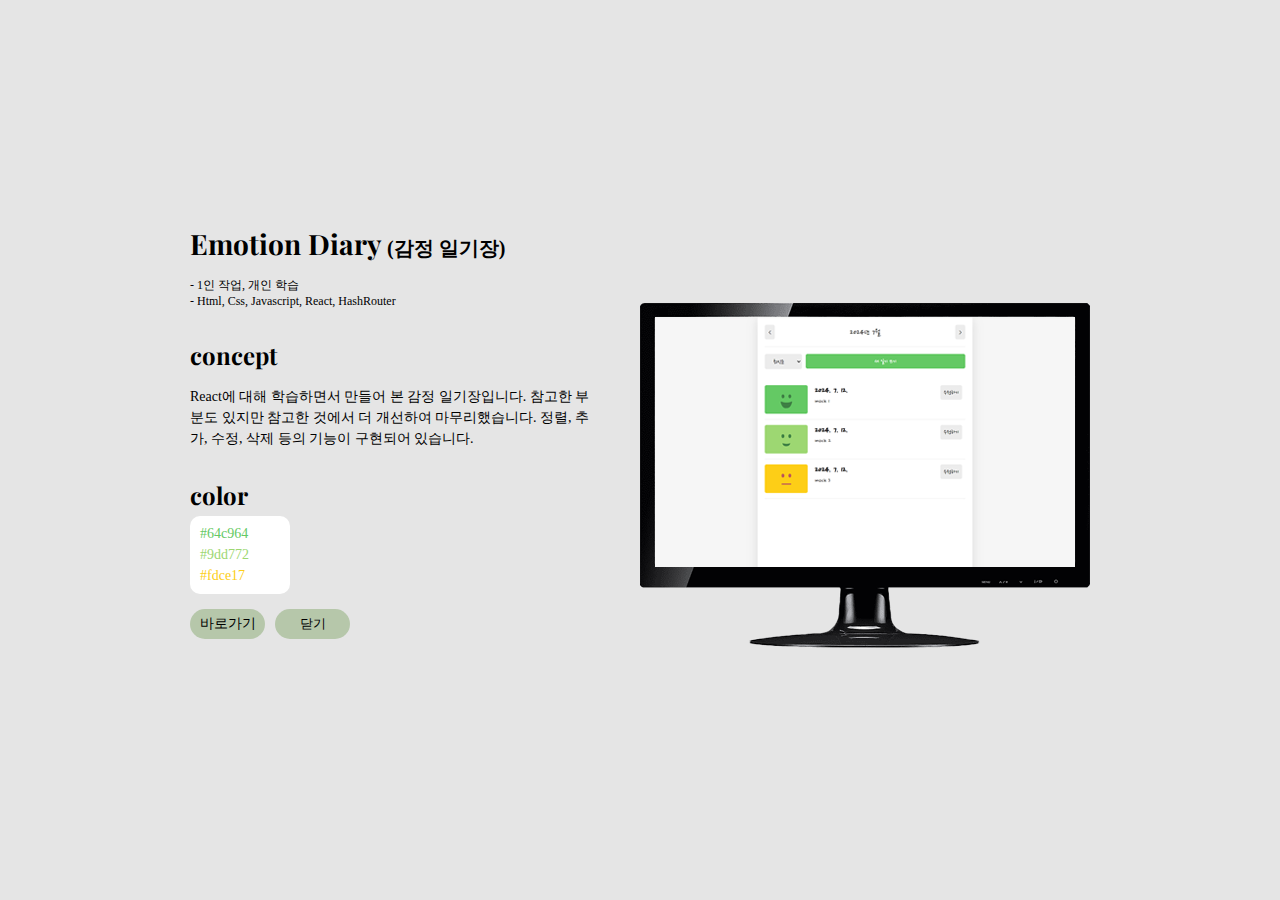
<file: notice7.html>
<!DOCTYPE html>
<html lang="ko">
<head>
  <meta charset="UTF-8">
  <meta name="viewport" content="width=device-width, initial-scale=1.0">
  <title>Document</title>
  <style>
    @import url('https://fonts.googleapis.com/css2?family=Playfair+Display:ital,wght@0,400..900;1,400..900&display=swap');

    html {height: 100%;}
    body {position: relative; height: 100%; background-color: rgba(204, 204, 204, .5);}
    * {margin: 0; padding: 0;}

    #wrap {position: absolute; top: 50%; left: 50%; transform: translate(-50%, -50%); width: 900px; height: 500px;}
    #wrap .top {display: flex; height: 500px;}
    #wrap .top .top-left {margin-top: 25px; width: 400px;}
    #wrap .top .top-left h1 {font-size: 20px;}
    #wrap .top .top-left h1 span {font-family: "Playfair Display", serif; font-size: 28px;}
    #wrap .top .top-left p.example {font-size: 12px; padding-top: 15px;}
    #wrap .top .top-left h2 {font-family: "Playfair Display", serif; font-size: 24px; padding-top: 30px;}
    #wrap .top .top-left p.overview {font-size: 14px; padding-top: 15px; line-height: 1.5;}
    #wrap .top .top-left .colorpalette {margin-top: 5px; padding: 10px; border-radius: 10px; width: 100px; box-sizing: border-box; background-color: white;}
    #wrap .top .top-left p.color {font-size: 14px;}
    #wrap .top .top-left p.color1 {color: #64c964;}
    #wrap .top .top-left p.color2 {color: #9dd772; padding: 5px 0;}
    #wrap .top .top-left p.color3 {color: #fdce17;}
    #wrap .top .top-left .buttonwrap {display: flex; gap: 10px; margin-top: 15px;}
    #wrap .top .top-left a {display: block; width: 75px; height: 30px; border-radius: 15px; background-color: #B6C7AA; font-size: 14px; text-decoration: none; line-height: 30px; text-align: center; color: inherit;}
    #wrap .top .top-left a:hover {text-decoration: underline;}
    #wrap .top .top-left button {width: 75px; height: 30px; border: none; border-radius: 15px; background-color: #B6C7AA;}
    #wrap .top .top-left button:hover {text-decoration: underline; color: red;}
    #wrap .top .top-right {margin-left: 50px;}
  </style>
</head>
<body>
  <div id="wrap">
    <div class="top">
      <div class="top-left">
        <h1><span>Emotion Diary</span> (감정 일기장)</h1>
        <p class="example">- 1인 작업, 개인 학습
          <br>- Html, Css, Javascript, React, HashRouter</p>
        <h2>concept</h2>
        <p class="overview">React에 대해 학습하면서 만들어 본 감정 일기장입니다. 참고한 부분도 있지만 참고한 것에서 더 개선하여 마무리했습니다. 정렬, 추가, 수정, 삭제 등의 기능이 구현되어 있습니다.</p>
        <h2>color</h2>
        <div class="colorpalette">
          <p class="color color1">#64c964</p>
          <p class="color color2">#9dd772</p>
          <p class="color color3">#fdce17</p>
        </div>
        <div class="buttonwrap">
          <a href="https://ysj0211.github.io/emotion_react/" target="_blank">바로가기</a>
          <button onclick="window.close()">닫기</button>
        </div>
      </div>
      <div class="top-right">
        <img src="./images/emotion-notice.png" alt="emotion">
      </div>
    </div>
  </div>
</body>
</html>

<!-- <a href="./dreampuppy/index.html" target="_blank">1</a>
<a href="./Mimimong/index.html" target="_blank">2</a>
<a href="./ceramic/index.html" target="_blank">3</a>
<a href="./Pinterest/index.html" target="_blank">4</a>
<a href="https://ysj0211.github.io/applestore/" target="_blank">5</a>
<a href="https://ysj0211.github.io/starbucks_korea/" target="_blank">6</a>
<a href="https://ysj0211.github.io/emotion_react/" target="_blank">7</a> -->
</file>
<file: css/style.css>
@charset "utf-8";
@import url('https://fonts.googleapis.com/css2?family=Playfair+Display:ital,wght@0,400..900;1,400..900&display=swap');
@import url('https://fonts.googleapis.com/css2?family=Oswald:wght@200..700&display=swap');
@import url('https://fonts.googleapis.com/css2?family=Nanum+Pen+Script&display=swap');

/* reset */
* {margin: 0; padding: 0;}
li {list-style: none;}
a {text-decoration: none; color: inherit;}
img {border: 0;}
body {font-size: 12px; color: var(--font-body);} 

/* 기본 색 */
:root {
  --background-color: #F6E6CB;
  --background-2n-color: #E7D4B5;
  --font-body: #A0937D;
  --font-gentle-green: #B6C7AA;
  --font-black: rgba(0, 0, 0, 0.75);
}

/* menu */
#menu {position: fixed; top: 50%; left: 150px; transform: translate(-50%, -50%); z-index: 15;}
#menu li:not(:first-child) {margin-top: 15px;}
#menu li a {font-family: "Playfair Display", serif; display: block; width: 75px; height: 75px; line-height: 75px; text-align: center; font-size: 14px; border: 2.5px solid var(--font-body); border-radius: 50%; transition: .5s;}
#menu li:hover a, #menu li.on a {background-color: var(--font-gentle-green); color: white;}

/* max-width: 1025px */
@media (max-width: 1025px) {
  #menu {position: fixed; top: 0; left: 0; transform: translate(0, 0); width: 100%; height: 50px; display: flex; justify-content: center; background-color: rgba(182, 199, 170, .5)}
  #menu li:not(:first-child) {margin-top: 0;}
  #menu li a {height: 50px; line-height: 50px; border: none; border-radius: 0%;}
}

/* 레이아웃 */
section {overflow: hidden; position: relative; width: 100%; height: 100%;}
section {background-color: var(--background-color);}
section:nth-child(2n) {background-color: var(--background-2n-color);}

article {position: absolute; left: 300px; width: calc(100% - 300px); height: 100%; border-left: 2.5px solid var(--font-gentle-green);}
article h2 {font-family: "Playfair Display", serif; position: absolute; top: 50px; left: 50px; font-size: 50px;}

/* max-width: 1025px */
@media (max-width: 1025px) {
  article {left: 0; width: 100%;}
}

/* Main */
#Main {position: relative;}
#Main article {overflow: hidden;}
#Main .Main-green {font-family: "Oswald", sans-serif; position: absolute; top: -50px; left: -25px; font-size: 125px; color: var(--font-gentle-green); line-height: 0.75; opacity: 0.75;}
#Main p {font-family: "Playfair Display", serif; position: absolute; top: 250px; left: 50px; font-size: 50px;}
#Main ul {position: absolute; top: 325px; left: 50px; font-size: 14px;}
#Main .Main-text {font-family: "Nanum Pen Script", cursive; position: absolute; bottom: 25%; right: 45%; font-size: 32px; color: var(--font-black);}
#Main .Main-text span {font-size: 16px;}
#Main img {position: absolute; bottom: 0; right: 5%; opacity: 0.75;}

/* max-width: 1179px */
@media (max-width: 1179px) {
  #Main img {width: 350px;}
}

/* Profile */
#Profile {position: relative; overflow: scroll;}
#Profile .Profile-wrap {display: flex; flex-wrap: wrap; position: absolute; top: 200px; left: 50px; width: calc(100% - 100px); height: 500px; border-top: 2.5px solid var(--font-body);}
#Profile .Profile-wrap > div {width: 250px; padding-right: 50px;}
#Profile .Profile-img img {width: 250px; margin-top: 15px; opacity: 0.75;}
#Profile .Profile-img .imgtext h3 {font-size: 18px; padding: 10px 0;}
#Profile .Profile-img .imgtext p {font-size: 14px; line-height: 1.25;}
#Profile .Profile-text h3 {margin-top: 75px; font-size: 20px; border-bottom: 1px solid var(--font-body);}
#Profile .Profile-text p {margin-top: 25px; font-size: 14px; line-height: 1.25;}

/* Skills */
#Skills {position: relative; overflow: scroll;}
#Skills .Skills-wrap {display: flex; flex-wrap: wrap; position: absolute; top: 200px; left: 50px; width: calc(100% - 100px); height: 500px; border-top: 2.5px solid var(--font-body);}
#Skills .Skills-wrap > div {width: 250px; padding-right: 50px;}
#Skills .Skills-text h3 {margin-top: 75px; font-size: 20px; border-bottom: 1px solid var(--font-body);}
#Skills .Skills-text p {margin-top: 25px; font-size: 14px; line-height: 1.5;}

/* Philosophy */
#Philosophy {position: relative; overflow: scroll;}
#Philosophy .Philosophy-wrap {position: absolute; top: 200px; left: 50px; color: var(--font-black);}
#Philosophy .Philosophy-wrap p:first-child {font-family: "Nanum Pen Script", cursive; font-size: 32px; position: absolute; top: 145px; z-index: 5; width: 100%; text-align: center;}
#Philosophy .Philosophy-wrap img:nth-child(2) {opacity: 0.5;}
#Philosophy .Philosophy-wrap img:nth-child(3) {position: absolute; left: 50%; bottom: 75px; transform: translateX(-50%); width: 250px;}
#Philosophy .Philosophy-wrap p:nth-child(4) {font-family: "Nanum Pen Script", cursive; font-size: 20px; position: absolute; bottom: 50px; width: 100%; text-align: center;}

/* max-width: 769px */
@media (max-width: 769px) {
  #Philosophy .Philosophy-wrap {
    min-height: 500px; left: 50%; transform: translateX(-50%);
  }
}

/* Project */
#Project {position: relative; overflow: scroll;}
#Project .Project-wrap {display: flex; flex-wrap: wrap; position: absolute; top: 200px; left: 50px;}
#Project .Project-wrap .myProject {position: relative; width: 225px; height: 225px; outline: 1px solid var(--font-body); margin-right: 10px; margin-bottom: 10px;}
#Project .Project-wrap .myProject img {width: 225px;}

#Project .Project-wrap .myProject .myProject-contents {display: none; position: absolute; top: 0; left: 0; width: 225px; height: 225px; background-color: rgba(0, 0, 0, .5);}
#Project .Project-wrap .myProject .myProject-contents p {font-family: "Playfair Display", serif; font-size: 16px; margin-top: 65px; text-align: center; color: white;}
#Project .Project-wrap .myProject .myProject-contents button {margin-top: 30px; margin-left: 62.5px; width: 100px; height: 40px; font-size: 14px; border: none; border-radius: 15px; background-color: var(--font-gentle-green);}
#Project .Project-wrap .myProject .myProject-contents button:hover {text-decoration: underline;}

#Project .Project-wrap .myProject:hover .myProject-contents {display: block;}

/* Contact */
#Contact {position: relative; overflow: scroll;}
#Contact .Contact-wrap {position: absolute; top: 250px; left: 50px; display: flex; flex-wrap: wrap; width: calc(100% - 100px); outline: 2.5px solid var(--font-gentle-green);}
#Contact .Contact-wrap h3 {font-family: "Oswald", sans-serif; font-size: 75px; color: var(--font-gentle-green); margin-left: 7.5px; opacity: 0.75;}
#Contact .Contact-wrap .Contact-text {margin-left: 75px; margin-top: 225px;}
#Contact .Contact-wrap .Contact-text p {font-family: "Playfair Display", sans-serif; font-size: 20px; margin-top: 15px;}
#Contact .Contact-wrap img {width: 250px; margin-top: 75px; opacity: 0.5;}
</file>
<file: dreampuppy/css/style.css>
@charset "utf-8";
@import url('https://fonts.googleapis.com/css2?family=Nanum+Myeongjo&display=swap');

/* reset */
* {margin: 0; padding: 0;}
li {list-style: none;}
a {text-decoration: none; color: inherit;}

/* 기본 색 */
:root {
  --main-color: brown;
  --accent-color: #cc9966;
  --footer-color: rgba(165, 42, 42, .75);
  --text-bright-color: white;
  --icon-color: #ffffff;
  --icon-background-color: #cc9966;
  --large-width: 1000px;
}

/* header */
header {
  width: 100%; z-index: 100;
  position: absolute; top: 0; left: 0;
  background-color: rgba(255,255,255,.5);
}

/* 로고 : 사이트 이름 */
.logo {
  font-family: "Nanum Myeongjo", serif;
  display: inline-block; padding: 0 25px;
  line-height: 70px;
  background-color: var(--main-color);
  color: var(--text-bright-color);
  font-size: 24px;
}

/* main-menu */
.main-menu a {
  display: block; padding: 15px;
  border-radius: 10px;
  font-size: 12px;
}
.main-menu a:hover {
  background-color: rgba(0,0,0,.5); color: var(--text-bright-color);
}

/* 큰 화면 */
@media (min-width: 768px) {
  header .container {
    margin: 0 auto; display: flex;
    justify-content: space-between; align-items: center;
    max-width: var(--large-width);
  }
  .bar-menu {display: none;}
  .main-menu {display: block!important;}
  .main-menu ul {display: flex;}
}

/* 작은 화면 */
@media (max-width: 767px) {
  header .container-small {
    display: flex;
    justify-content: space-between;
    align-items: center;
  }
  .bar-menu {
    margin-right: 10px; padding: 0;
    background: none; outline: none; border: none;
    font-size: 24px; cursor: pointer;
  }
  .bar-menu:hover {opacity: 0.5;}
  .main-menu {display: none;}
}

/* conA : top 이미지 */
.conA {
  min-height: 525px;
  background-image: url(../images/top.png); 
  background-repeat: no-repeat;
  background-position: center;
  background-size: cover;
}

/* conB : 아이콘 */
.conB .conB-wrap {padding: 50px 0 25px;}
.conB .text {padding: 0 25px 50px; text-align: center;}
.conB h2 {margin-bottom: 10px; font-size: 20px;}
.conB p {font-family: "Nanum Myeongjo", serif; margin-bottom: 20px; font-size: 14px; line-height: 1.75; opacity: 0.75;}
.conB a {font-family: "Nanum Myeongjo", serif; font-size: 14px; color: var(--main-color);}
.conB a:hover {text-decoration: underline;}
.conB .icon {
  width: 2em; height: 2em; line-height: 2em;
  margin-bottom: 20px; border-radius: 50%; font-size: 40px;
  background-color: var(--icon-background-color); color: var(--icon-color);
}

/* 큰 화면 */
@media (min-width: 768px) {
  .conB .conB-wrap {
    margin: 0 auto; display: flex;
    max-width:var(--large-width);
  }
  .conB .text {flex: 1;}
}

/* 작은 화면 */
@media (max-width: 767px) {
  .conB .conB-wrap {
    display: flex; flex-wrap: wrap;
    justify-content: center;
  }
  .conB .text {width: 225px;}
}

/* main-text1 */
.main-text1 {text-align: center; padding: 2.5em;}
.main-text1 p:first-child {font-family: "Nanum Myeongjo", serif; color: var(--accent-color); font-size: 18px;}
.main-text1 p:nth-child(2) {padding-top: 7.5px; font-size: 32px;}

/* conC : 큰 이미지 1 */
.conC {background: var(--main-color); color: var(--text-bright-color);}
.conC .photo {min-height: 200px; background: url(../images/main1.png) no-repeat center /cover;}
.conC .text {padding: 25px;}
.conC h2 {margin-bottom: 10px; font-size: 20px;}
.conC p {margin-bottom: 15px; font-size: 14px; line-height: 1.5; opacity: 0.75;}
.conC a {
  display: inline-block;
  margin-top: 15px;
  padding: 10px 25px;
  border: 2.5px solid var(--text-bright-color);
  border-radius: 7.5px;
  background-color: var(--accent-color);
}
.conC a:hover {text-decoration: underline; color: var(--main-color);}

/* 큰 화면 */
@media (min-width:768px) {
  .conC .conC-wrap {display: flex; max-width: var(--large-width); margin: 0 auto;}
  .conC .photo {flex: 3;}
  .conC .text {flex: 2; padding: 50px;}
}

/* conD : 큰 이미지 2 */
.conD {background: var(--accent-color); color: var(--text-bright-color);}
.conD .conD-wrap {margin-top: 5px;}
.conD .photo {min-height: 200px; background: url(../images/main2.png) no-repeat center /cover;}
.conD .text {padding: 25px;}
.conD h2 {margin-bottom: 10px; font-size: 20px;}
.conD p {margin-bottom: 15px; font-size: 14px; line-height: 1.5; opacity: 0.75;}
.conD a {
  display: inline-block;
  margin-top: 15px;
  padding: 10px 25px;
  border: 2.5px solid var(--text-bright-color);
  border-radius: 7.5px;
  background-color: var(--main-color);
}
.conD a:hover {text-decoration: underline; color: var(--accent-color);}

/* 큰 화면 */
@media (min-width:768px) {
  .conD .conD-wrap {display: flex; max-width: var(--large-width); margin: 50px auto; padding: 50px 0;}
  .conD .photo {flex: 0 0 400px;}
  .conD .text {flex: 1; padding: 50px;}
}

/* conE : 큰 이미지 3 */
.conE {background: url(../images/main3.png) no-repeat center /cover;}
.conE .conE-wrap {margin-top: 5px;}
.conE .photo {min-height: 200px;}
.conE .text {padding: 25px; background: rgba(255,255,255,.5);}
.conE h2 {margin-bottom: 10px; font-size: 20px;}
.conE p {margin-bottom: 15px; font-size: 14px; line-height: 1.5; opacity: 0.75;}
.conE a {
  display: inline-block;
  margin-top: 15px;
  padding: 10px 25px;
  border: 2.5px solid var(--accent-color);
  border-radius: 7.5px;
  background-color: var(--text-bright-color);
}
.conE a:hover {text-decoration: underline; color: var(--main-color);}

/* 큰 화면 */
@media (min-width:768px) {
  .conE .conE-wrap {display: flex; max-width: var(--large-width); margin: 50px auto; padding: 50px 0;}
  .conE .photo {flex: 0 0 400px;}
  .conE .text {flex: 1; padding: 50px;}
}

/* main-text2 */
.main-text2 {text-align: center; padding-bottom: 2.5em;}
.main-text2 p:first-child {font-family: "Nanum Myeongjo", serif; color: var(--accent-color); font-size: 20px;}
.main-text2 p:nth-child(2) {padding-top: 7.5px; font-size: 18px;}

/* 작은 화면 */
@media (max-width: 767px) {
  .main-text2 p:first-child {
    padding-top: 2em;
  }
}

/* list */
.list .list-wrap {display: flex; flex-wrap: wrap; margin: 25px auto; max-width: var(--large-width);}
.list article {flex: 1 1 300px; display: flex;}
.list a {flex: 1; display: block; margin: 10px; outline: 1px solid var(--accent-color);}
.list a:hover {opacity: 0.75;}
.list .photo {min-height: 150px; background-repeat: no-repeat; background-position: center; background-size: cover;}
.list .text {margin: 10px;}
.list h2 {margin: 1em 0; font-size: 16px;}
.list p {margin: 1em 0; font-size: 12px; opacity: 0.75;}

/* footer */
footer {background-color: var(--footer-color); color: var(--text-bright-color);}
footer .footer-wrap {margin: 0 auto; max-width: var(--large-width); padding: 50px 25px 25px 25px;}
.footA {margin-bottom: 25px;}
.footA h2 {font-family: "Nanum Myeongjo", serif; margin-bottom: 25px; font-size: 24px; letter-spacing: .1em;}
.footA p {font-size: 14px;}
.footA > a {display: block; margin-top: 15px; width: 150px; height: 40px; line-height: 40px; text-align: center; border-radius: 10px; outline: 1px solid var(--text-bright-color);}
.footA > a:hover {text-decoration: underline;}
.footer-menu {margin-top: 15px;}
.footer-menu ul {display: flex; gap: 10px;}
.footer-menu a {display: block; width: 2em; height: 2em; line-height: 2em; outline: 1px solid var(--text-bright-color); border-radius: 50%; text-align: center;}
.footer-menu a:hover {background-color: rgba(0, 0, 0, .5);}

.footB.middle {margin-bottom: 15px;}
.footB div {padding-bottom: 25px;}
.footB h3 {margin-bottom: 15px; padding-bottom: 5px; border-bottom: 1px solid var(--text-bright-color); font-size: 16px;} 
.footB p {padding: 5px; font-size: 14px;}
.footB p:hover {background-color: rgba(0, 0, 0, .5);}

.footer-last {text-align: center; font-size: 14px; padding-bottom: 25px;}

/* 큰 화면 */
@media (min-width: 768px) {
  .footer-wrap {display: flex;}
  .footer-wrap div {flex: 1;}
  .footer-wrap div:not(:first-child) {margin-left: 25px;}
}
</file>
<file: Mimimong/css/style.css>
@charset "utf-8";
@import url('https://fonts.googleapis.com/css2?family=Playfair+Display:ital,wght@0,400..900;1,400..900&display=swap');

/* reset */
* {margin: 0; padding: 0;}
li {list-style: none;}
a {text-decoration: none; color: inherit;}
img {vertical-align: bottom;}

.inner {width: 1200px; margin: 0 auto;}

/* top */
.top {height: 50px; background-color: lightpink;}
.top .inner {display: flex; padding-top: 12.5px;}
.glass {position: relative; width: 200px;}
.glass input {height: 25px; border: none; border-radius: 10px;}
.glass i {position: absolute; top: 5px; right: 40px;}
.topother {width: 800px;}
.topother ul {display: flex; height: 25px; font-size: 12px; justify-content: center; align-items: center;}
.topother ul li:not(:first-child) {padding-left: 25px;}
.topother ul li:hover {text-decoration: underline;}
.icon {width: 200px; color: white;}
.icon ul {display: flex; height: 25px; justify-content: space-evenly;}
.icon ul li {transition: .5s;}
.icon ul li:hover {scale: 1.5;}

/* header */
header {height: 200px;}
header p {padding: 50px 0; text-align: center; font-size: 50px; font-family: "Playfair Display", serif;}
.other {position: relative; width: 1200px; z-index: 15;}
.other > ul {display: flex; height: 25px; font-size: 14px; justify-content: center;}
.other > ul > li {width: 125px; height: 100%; text-align: center;}
.other > ul > li > a {display: block; height: 100%; line-height: 25px;}
.other > ul > li:hover > a {text-decoration: underline; color: #ffc0cb;}
.submenu {background-color: white; display: none; outline: 1px solid pink;}
.submenu li {height: 30px; line-height: 30px;}
.submenu li.small {font-size: 12px;}
.submenu li a {display: block;}
.submenu li a:hover {text-decoration: underline; color: orangered;}

/* banner */
.banner {height: 400px; position: relative;}
.mimibanner {position: absolute; top: 200px; left: 375px; width: 450px; text-align: center; background: rgba(255, 255, 255, .5); outline: 7.5px double white;}
.mimibanner p:first-child {padding-top: 15px; font-size: 14px;}
.mimibanner p:nth-child(2) {padding: 15px 0; font-size: 12px;}
.mimibanner a {display: block; padding-bottom: 15px; font-size: 14px;}
.mimibanner a:hover {text-decoration: underline; color: orangered;}

/* con1 */
.con1 {height: 600px;}
.about {width: 100%; padding: 50px 0; text-align: center;}
.about p:first-child {font-size: 40px; font-family: "Playfair Display", serif;}
.about p:nth-child(2) {font-size: 12px; opacity: 0.5;}
.aboutimg {display: flex;}
.abouttext {width: 300px; height: 350px; margin-left: 150px; color: white; background-color: pink; text-align: center;}
.abouttext p:first-child {font-size: 25px; margin-top: 100px; font-family: "Playfair Display", serif;}
.abouttext p:nth-child(2) {font-size: 12px; margin: 25px 0;}
.abouttext a {display: block; margin: 0 100px; width: 100px; height: 30px; line-height: 30px; font-size: 12px; outline: 1px solid white;}
.abouttext a:hover {text-decoration: underline;}
.aboutimg1 {width: 290px; height: 350px; padding-left: 10px;}
.aboutimg1 img:first-child {padding-bottom: 10px;}
.aboutimg2 {width: 290px; height: 350px; padding-left: 10px;}
.aboutimg2 img:first-child {padding-bottom: 10px;}
.aboutimg img:hover {opacity: 0.5;}

/* plating */
.plating {height: 300px; position: relative;}
.platingbox p {position: absolute; right: 5%;}
.platingbox p:first-child {top: 10%; font-size: 30px; font-family: "Playfair Display", serif; color: crimson;}
.platingbox p:nth-child(2) {top: 25%; font-size: 20px; font-family: "Playfair Display", serif; color: crimson;}
.platingbox p:nth-child(3) {top: 50%;}
.platingbox p:nth-child(3) span {font-size: 18px; line-height: 2.5;}

/* con2 */
.con2 {height: 600px;}
.lucky {width: 100%; padding: 50px 0; text-align: center;}
.lucky p:first-child {font-size: 32px; font-family: "Playfair Display", serif;}
.lucky p:nth-child(2) {font-size: 14px; opacity: 0.5;}
.luckyimg {position: relative; margin-left: 150px;}
.luckytext {color: white;}
.luckytext p:first-child {position: absolute; top: 75px; left: 5%; font-size: 18px;}
.luckytext p:nth-child(2) {position: absolute; top: 150px; left: 5%; font-size: 12px;}
.luckytext a {position: absolute; top: 225px; left: 5%; display: block; width: 100px; height: 30px; line-height: 30px; font-size: 12px; text-align: center; outline: 1px solid white;}
.luckytext a:hover {color: black; text-decoration: underline; background: rgba(255, 255, 255, .5);}

/* beige */
.beige {height: 250px; background-color: beige; text-align: center;}
.beige p:first-child {padding-top: 50px; font-size: 28px; font-family: "Playfair Display", serif;}
.beige p:nth-child(2) {padding-top: 25px;}

/* con3 */
.handsomewrap {margin: 50px 0;}
.con3 .hstext {width: 300px; height: 250px; padding: 15px; box-sizing: border-box;}
.hstext p:first-child {font-size: 24px;}
.hstext p:nth-child(2) {padding: 15px 0;}
.hstext a {display: block; width: 100px; height: 30px; line-height: 30px; font-size: 12px; text-align: center; outline: 1px solid black;}
.hstext a:hover {color: crimson; text-decoration: underline; background: rgba(255, 255, 255, .5);}
.handsometop {width: 1200px; height: 500px; display: flex;}
.hst1 {width: 600px; height: 500px;}
.hst2 {width: 300px; height: 500px;}
.hst2 .hstext {background-color: pink;}
.hst3 {width: 300px; height: 500px;}
.hst3 .hstext {background-color: beige;}
.handsome {width: 1200px; height: 250px; display: flex;}
.handsome .hstext {background-color: pink;}

/* variety */
.variety {height: 300px; position: relative;}
.variety p:first-child {position: absolute; top: 25px; left: 50%; transform: translateX(-50%); font-size: 40px; font-family: "Playfair Display", serif; color: black;}
.variety p:nth-child(2) {position: absolute; top: 200px; left: 50%; transform: translateX(-50%); font-size: 24px; font-family: "Playfair Display", serif; color: black;}

/* con4 */
.con4 {height: 1400px;}
.con4-1 {position: relative; height: 600px;}
.con4-1 img:nth-of-type(1) {position: absolute; top: 100px; left: 50px;}
.con4-1 img:nth-of-type(2) {position: absolute; top: 100px; left: 310px;}
.con4-1 .con4title {position: absolute; top: 125px; left: 675px; font-size: 24px;}
.con4-1 .con4text {position: absolute; top: 275px; left: 725px; width: 325px;}
.con4text p:first-child {font-size: 18px;}
.con4text p:nth-child(2) {font-size: 14px; padding: 15px 0;}
.con4text a {display: block; width: 100px; height: 30px; line-height: 30px; font-size: 12px; text-align: center; outline: 1px solid black;}
.con4text a:hover {color: white; text-decoration: underline; background: rgba(0, 0, 0, .5);}
.con4-2 {position: relative; height: 800px;}
.con4-2 img:nth-of-type(1) {position: absolute; top: 100px; left: 150px;}
.con4-2 img:nth-of-type(2) {position: absolute; top: 175px; left: 550px;}
.con4-2 img:nth-of-type(3) {position: absolute; top: 175px; left: 810px;}
.con4-2 .con4text {position: absolute; top: 500px; left: 550px; width: 325px;}

/* footer */
footer {height: 250px; background-color: rgba(255, 192, 203, .5);}
footer .inner {display: flex;}
footer .foo {width: 400px; height: 250px; position: relative;}
footer .foo .foofirst p {padding: 25px 0; text-decoration: underline;}
footer .foo > p {font-size: 12px; line-height: 2.25;}
footer .foo .foolast p {position: absolute; bottom: 25px; font-size: 12px; font-weight: bold;}
</file>
<file: Pinterest/css/style.css>
@charset "utf-8";
@import url('https://fonts.googleapis.com/css2?family=Bona+Nova+SC:ital,wght@0,400;0,700;1,400&family=Wittgenstein:ital,wght@0,400..900;1,400..900&display=swap');

/* reset */
* {margin: 0; padding: 0;}
li {list-style: none;}
a {text-decoration: none; color: inherit;}
body {font-size: 12px; background-color: var(--background-color);} 

/* 기본 색 */
:root {
  --background-color: rgba(204, 204, 204, 0.5);
  --font-menu: #ffffff;
}

/* header */
header {position: fixed; top: 0; left: 0; width: 400px; height: 100%; background: linear-gradient(45deg, orange, red);}
header > p:first-child {font-family: "Wittgenstein", serif; font-size: 50px; position: absolute; left: 50px; top: 50%; transform: translateY(-250%); color: var(--font-menu); width: 250px; border-bottom: 2.5px solid var(--font-menu);}
header > p:nth-child(2) {font-family: "Wittgenstein", serif; font-size: 16px; position: absolute; left: 50px; top: 50%; transform: translateY(-375%); color: var(--font-menu);}
header .login {position: absolute; left: 50px; top: 50%; color: white;}
header .login > p {font-size: 22px; padding-bottom: 25px; font-weight: bold; text-align: center; color: rgba(0, 0, 0, .75);}
header .login form p {font-size: 14px;}
header .login form p:not(:nth-child(2n)) {padding-left: 7.5px; padding-bottom: 5px; line-height: 1.5;}
header .login form p:nth-child(2) {padding-bottom: 10px;}
header .login form p input {width: 235px; height: 40px; border-radius: 15px; border: 2.5px solid rgba(0, 0, 0, .5); padding-left: 10px;}
header .login form p input:focus {outline: 2.5px solid royalblue;}
header .login form p:nth-child(5) {padding-top: 2.5px; padding-left: 2.5px; color: rgba(0, 0, 0, .75);}
header .login form p:nth-child(5):hover {text-decoration: underline;}
header .login form button {width: 250px; height: 30px; border-radius: 15px; border: none; margin-top: 7.5px; background-color: red; color: white;}
header ul {position: absolute; left: 50px; bottom: 15px;}
header ul li {float: left; margin-right: 15px;}
header ul li a {font-size: 16px; color: var(--font-menu);}
header ul li a span {display: inline-block; opacity: 0.75; scale: 0.75;}

/* main */
main {margin-left: 400px; padding: 25px; box-sizing: border-box;}
main ul {margin: 0 25px 15px 0;}
main ul::after {content: ''; display: block; clear: both;}
main ul li {float: right; width: 100px; height: 25px; margin-right: 25px;}
main ul li a {font-family: "Wittgenstein", serif; display: block; width: 100%; height: 100%; line-height: 25px; border-radius: 5px; outline: 2.5px solid red; text-align: center;}
main ul li.on a {background: linear-gradient(45deg, orangered, orange); color: var(--font-menu);}

/* main section */
main section {width: 100%;}
main section::after {content: ''; display: block; clear: both;}
main section article {float: left; width: 20%; padding: 10px; box-sizing: border-box;}
main section article div {width: 100%; height: 100%; padding: 10px; border-radius: 5px; background-color: var(--font-menu); box-sizing: border-box;}
main section article div img {width: 100%;}
main section article div h2 {font-size: 14px; margin: 10px 0 5px; opacity: 0.75;}
main section article div p {margin-bottom: 10px; opacity: 0.5;}

/* max-width: 1599px */
@media screen and (max-width: 1599px) {
  header {width: 350px;}
  main {margin-left: 350px;}
  main section article {width: 25%;}
}

/* max-width: 1199px */
@media screen and (max-width: 1199px) {
  header {position: relative; width: 100%; height: 75px;}
  header > p:first-child {font-size: 32px; transform: translateY(-50%); border: none;}
  header > p:nth-child(2) {transform: translate(150px, -50%);}
  header .login {display: none;}
  header ul {left: 85%; bottom: 25px;}
  header ul li {margin-right: 20px;}
  header ul li a span {display: none;}
  main {width: 100%; margin-left: 0;}
}

/* max-width: 899px */
@media screen and (max-width: 899px) {
  header ul {left: 80%;}
  main section article {width: calc(100%/3);}
}

/* max-width: 679px */
@media screen and (max-width: 679px) {
  header ul {left: 70%;}
  main section article {width: 50%;}
}

/* max-width: 539px */
@media screen and (max-width: 539px) {
  header ul {display: none;}
  main ul {margin-right: 0; padding: 0 15px; box-sizing: border-box;}
  main ul li {width: 100px; margin-right: 15px;}
  main ul li:nth-of-type(1) {margin-right: 0;}
  main section article {width: 100%;}
}

/* max-width: 439px */
@media screen and (max-width: 439px) {
  main ul li {width: 75px; margin-right: 12.5px;}
}

/* max-width: 369px */
@media screen and (max-width: 369px) {
  main ul li {width: 65px; margin-right: 10px;}
}
</file>
